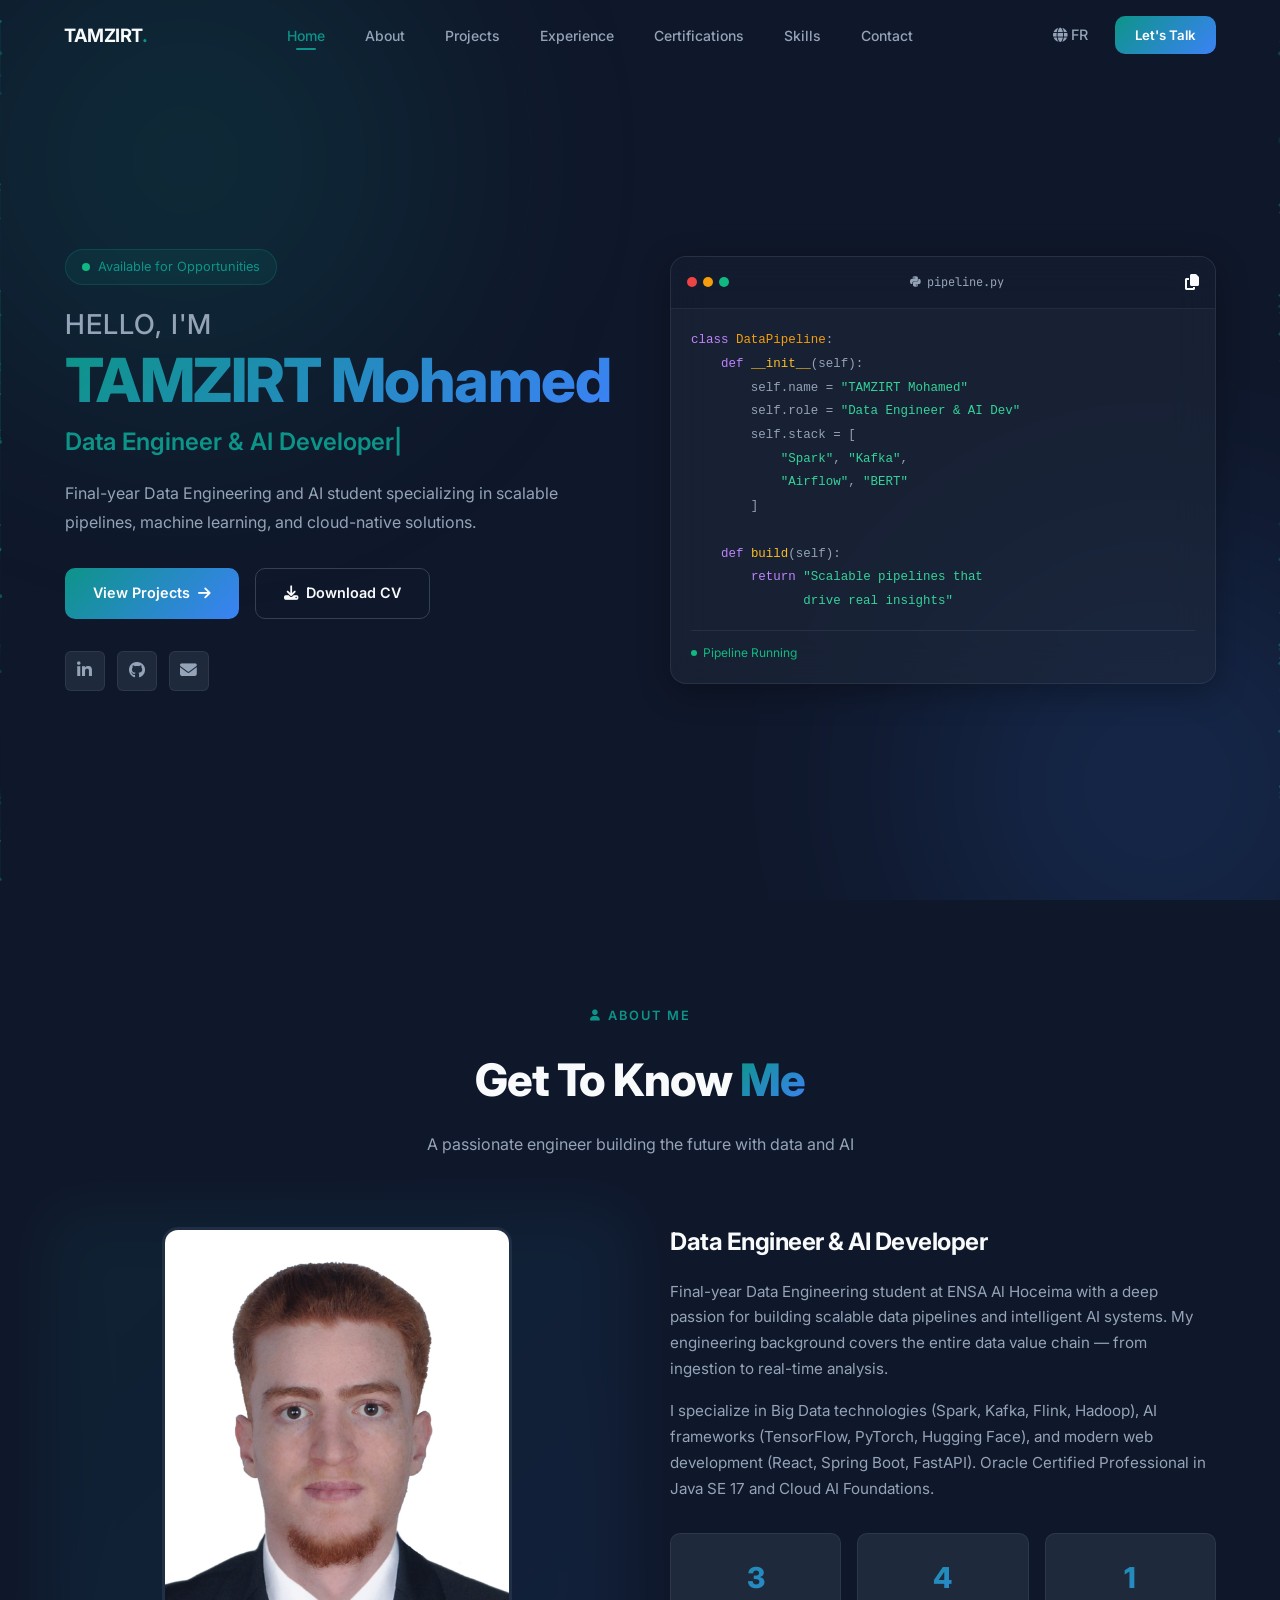
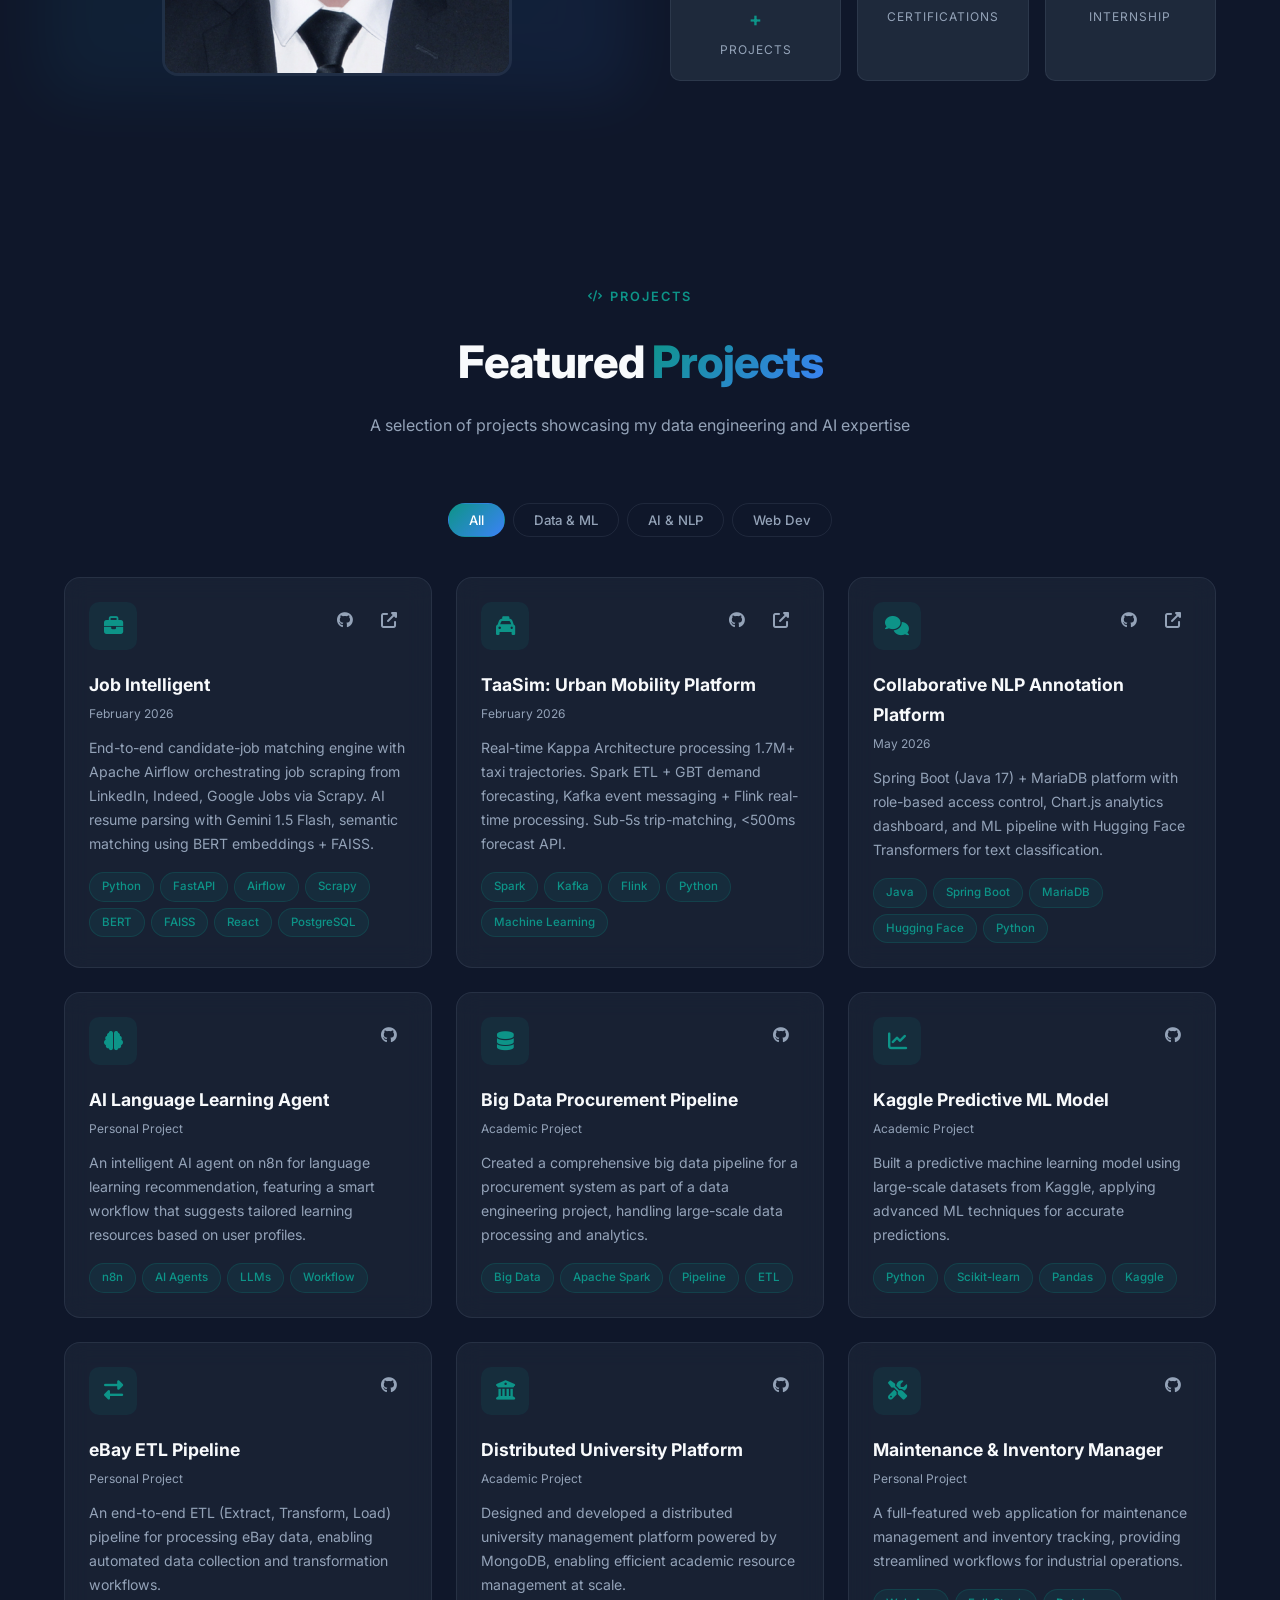
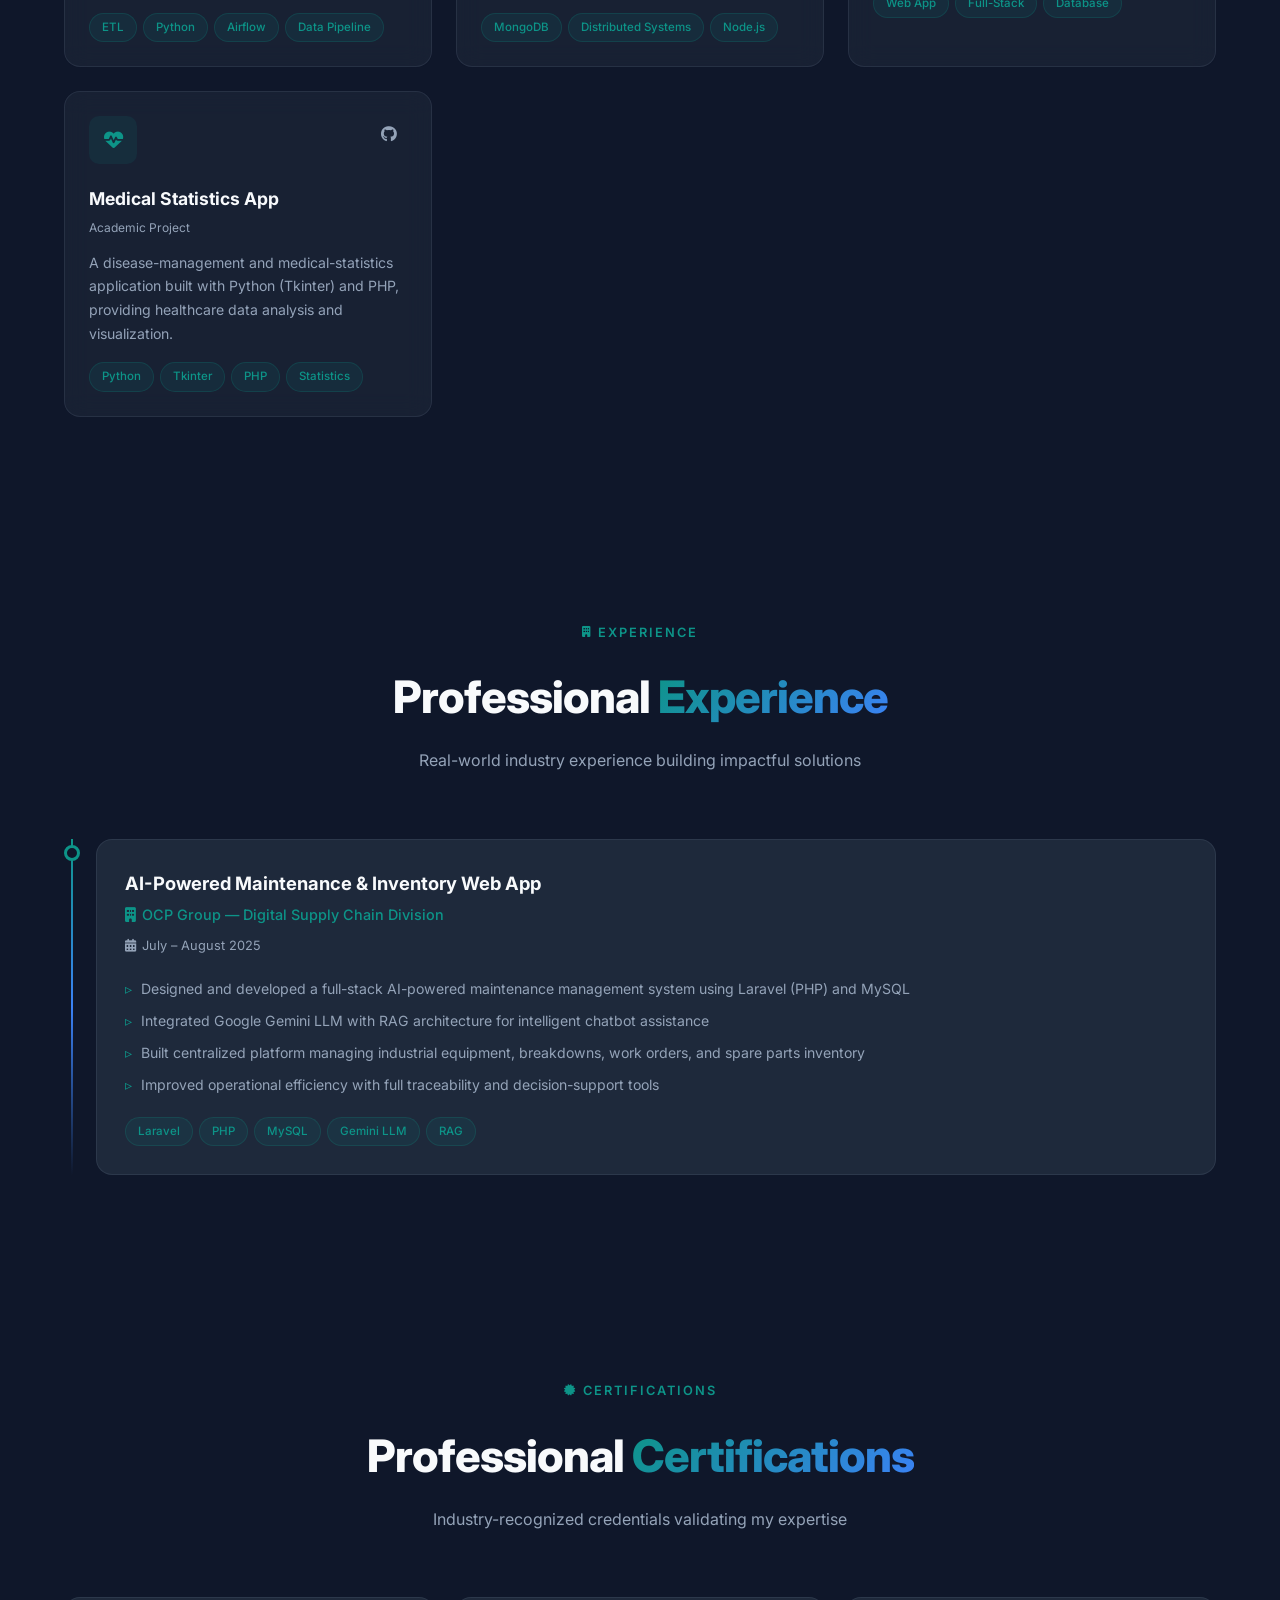
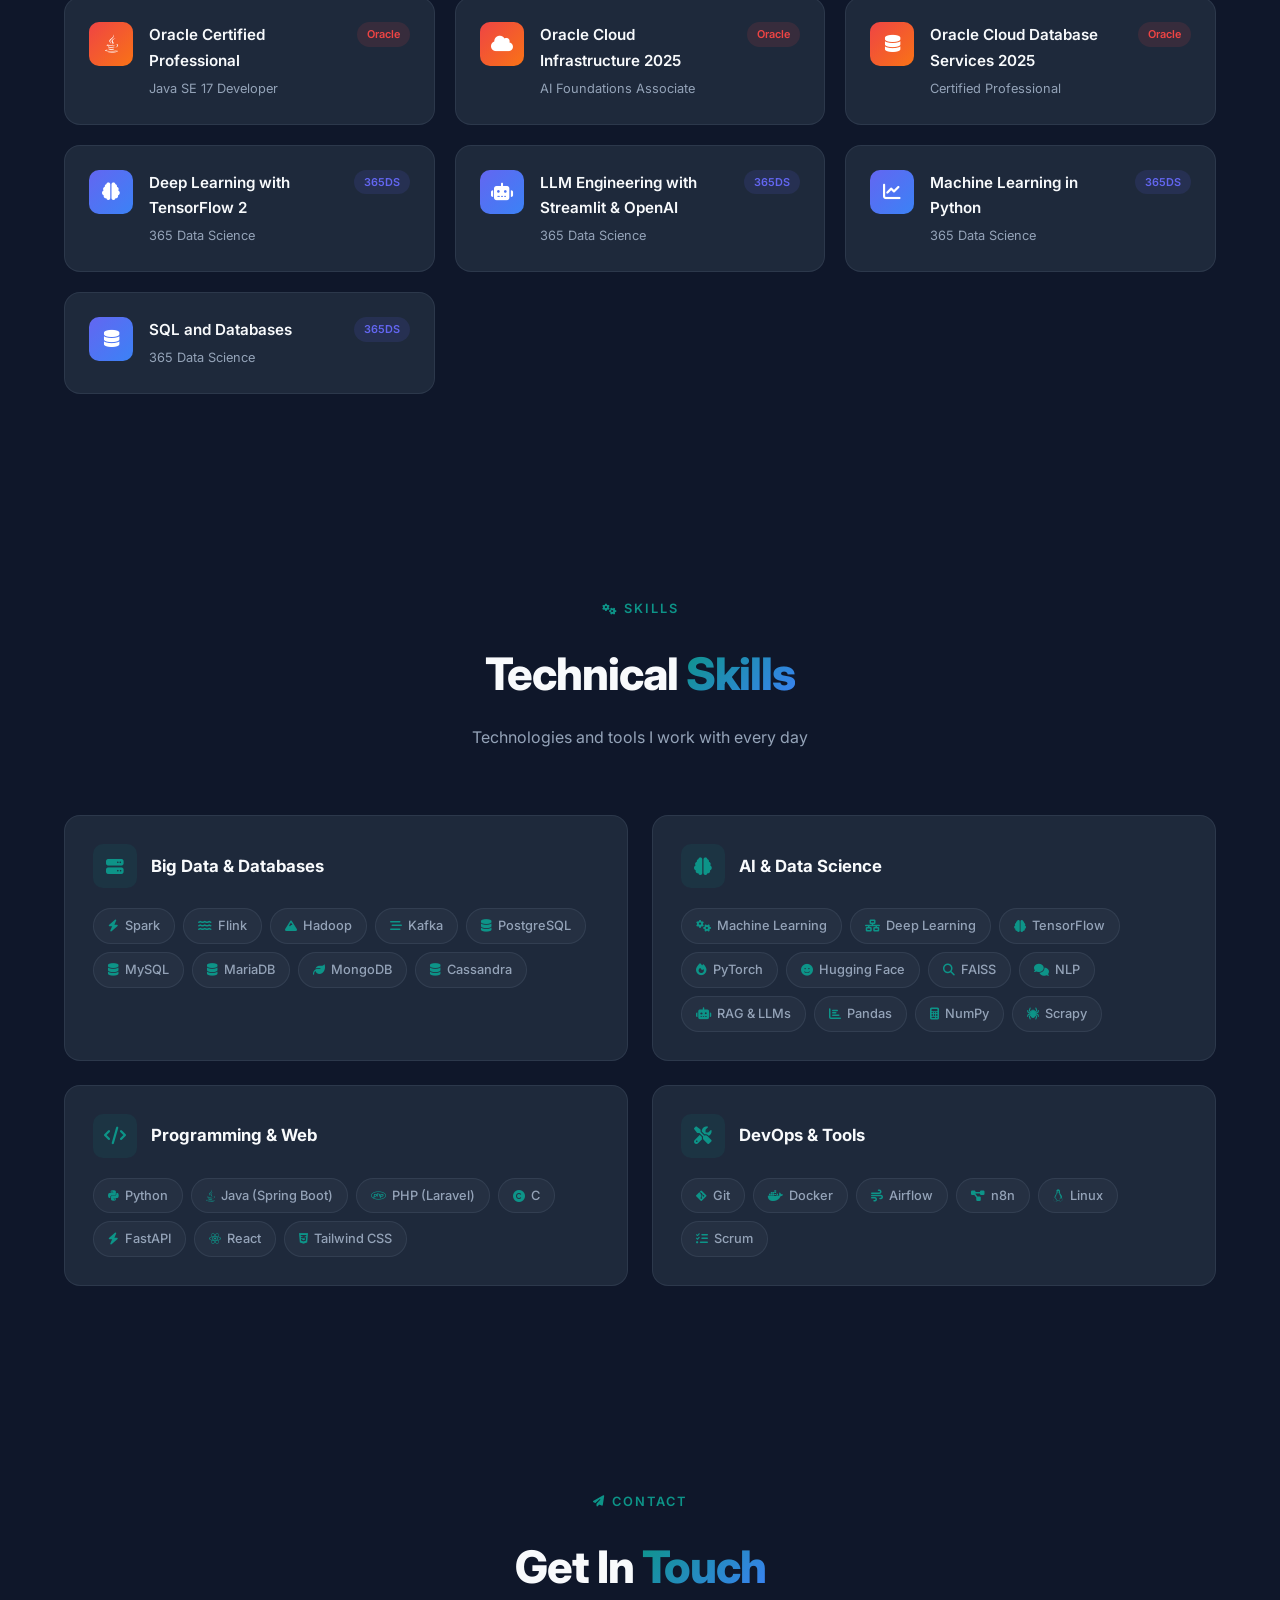
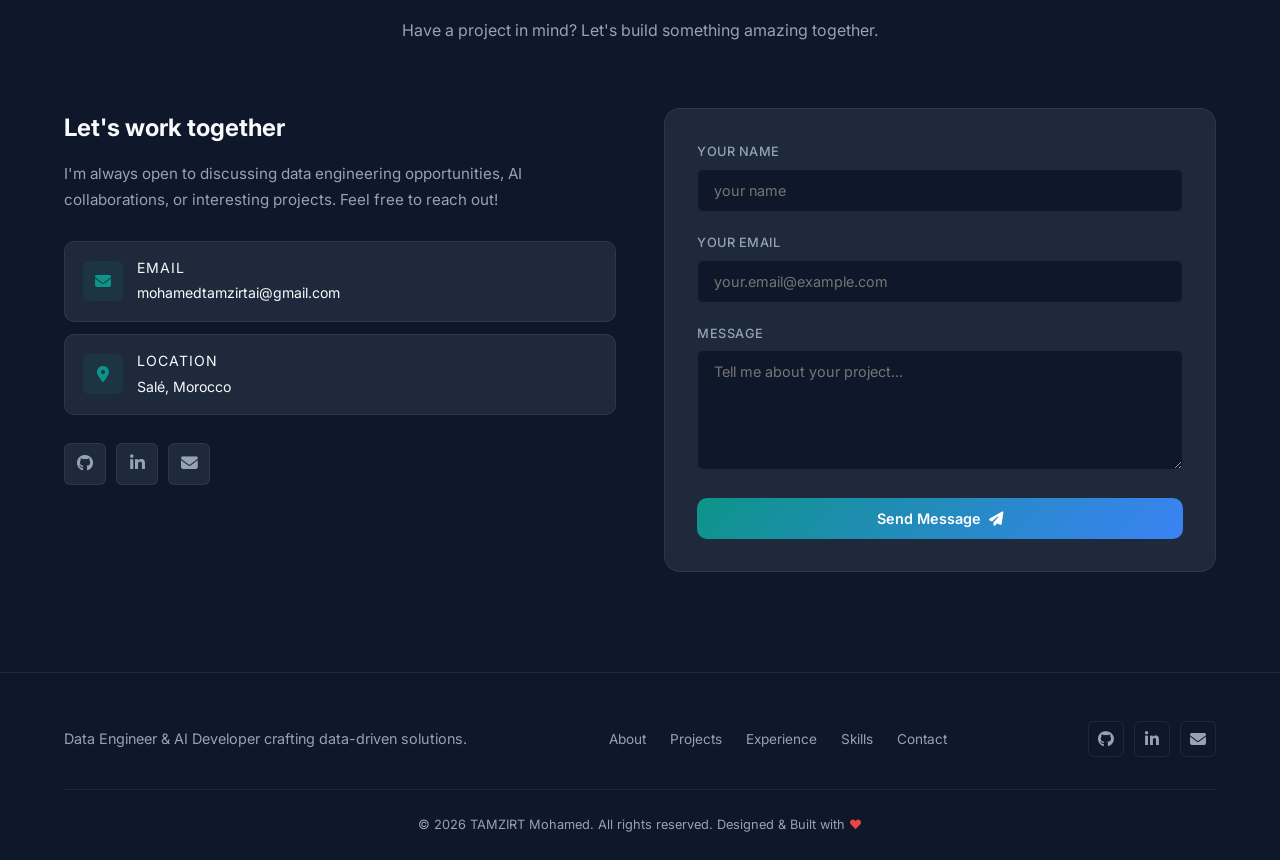
<file: index.html>
<!DOCTYPE html>
<html lang="en">

<head>
    <meta charset="UTF-8">
    <meta name="viewport" content="width=device-width, initial-scale=1.0">
    <title>TAMZIRT Mohamed | Data Engineer & AI Developer</title>
    <meta name="description"
        content="Portfolio of TAMZIRT Mohamed — Final-year Data Engineering and AI student specializing in scalable pipelines, machine learning, and cloud-native solutions.">
    <link rel="stylesheet" href="css/style.css">
    <link rel="preconnect" href="https://fonts.googleapis.com">
    <link rel="preconnect" href="https://fonts.gstatic.com" crossorigin>
    <link
        href="https://fonts.googleapis.com/css2?family=Inter:wght@300;400;500;600;700;800;900&family=JetBrains+Mono:wght@400;500;600&display=swap"
        rel="stylesheet">
    <link rel="stylesheet" href="https://cdnjs.cloudflare.com/ajax/libs/font-awesome/6.5.1/css/all.min.css">
</head>

<body>
    <!-- LOADER -->
    <div id="loader" class="loader">
        <div>
            <div class="loader-spinner"></div>
            <p class="loader-text">Loading...</p>
        </div>
    </div>

    <!-- NAVBAR -->
    <nav class="navbar" id="navbar">
        <div class="nav-container">
            <a href="#hero" class="nav-logo">TAMZIRT<span>.</span></a>
            <ul class="nav-menu" id="nav-menu">
                <li><a href="#hero" class="nav-link active">Home</a></li>
                <li><a href="#about" class="nav-link">About</a></li>
                <li><a href="#projects" class="nav-link">Projects</a></li>
                <li><a href="#experience" class="nav-link">Experience</a></li>
                <li><a href="#certifications" class="nav-link">Certifications</a></li>
                <li><a href="#skills" class="nav-link">Skills</a></li>
                <li><a href="#contact" class="nav-link">Contact</a></li>
            </ul>
            <div class="nav-actions">
                <a href="fr.html" class="lang-switch" title="Version française"
                    style="color: var(--text-secondary); margin-right: 15px; font-weight: 500; font-size: 0.9rem; transition: color 0.3s;"
                    onmouseover="this.style.color='var(--primary)'"
                    onmouseout="this.style.color='var(--text-secondary)'"><i class="fas fa-globe"></i> FR</a>
                <a href="#contact" class="nav-cta">Let's Talk</a>
                <button class="hamburger" id="hamburger" aria-label="Menu">
                    <span></span><span></span><span></span>
                </button>
            </div>
        </div>
    </nav>

    <!-- HERO -->
    <section id="hero" class="hero">
        <div class="hero-bg">
            <canvas id="particles-canvas"></canvas>
            <div class="hero-glow g1"></div>
            <div class="hero-glow g2"></div>
        </div>
        <div class="container hero-container">
            <div class="hero-content">
                <div class="hero-badge" data-aos="fade-down">
                    <span class="badge-dot"></span>
                    Available for Opportunities
                </div>
                <h1 class="hero-title" data-aos="fade-up">
                    <span class="line1">Hello, I'm</span>
                    <span class="name text-gradient">TAMZIRT Mohamed</span>
                </h1>
                <div class="hero-subtitle" data-aos="fade-up">
                    <span class="typed-text" id="typewriter"></span><span class="cursor-blink">|</span>
                </div>
                <p class="hero-desc" data-aos="fade-up">
                    Final-year Data Engineering and AI student specializing in scalable pipelines,
                    machine learning, and cloud-native solutions.
                </p>
                <div class="hero-actions" data-aos="fade-up">
                    <a href="#projects" class="btn btn-primary">
                        <span>View Projects</span>
                        <i class="fas fa-arrow-right"></i>
                    </a>
                    <a href="assets/Mohamed_TAMZIRT_Resume.pdf" class="btn btn-outline" download>
                        <i class="fas fa-download"></i>
                        <span>Download CV</span>
                    </a>
                </div>
                <div class="hero-socials" data-aos="fade-up">
                    <a href="https://www.linkedin.com/in/mohamed-tamzirt-740953252/" target="_blank" rel="noopener"
                        class="social-link" aria-label="LinkedIn"><i class="fab fa-linkedin-in"></i></a>
                    <a href="https://github.com/TAMZIRT-MOHAMED" target="_blank" rel="noopener" class="social-link"
                        aria-label="GitHub"><i class="fab fa-github"></i></a>
                    <a href="mailto:mohamedtamzirtai@gmail.com" class="social-link" aria-label="Email"><i
                            class="fas fa-envelope"></i></a>
                </div>
            </div>
            <div class="hero-visual" data-aos="fade-left">
                <div class="hero-card" id="hero-card">
                    <div class="card-header">
                        <div class="card-dots"><span class="dot red"></span><span class="dot yellow"></span><span
                                class="dot green"></span></div>
                        <span class="card-title"><i class="fab fa-python"
                                style="margin-right:6px"></i>pipeline.py</span>
                        <span class="card-action" title="Copy"><i class="fas fa-copy"></i></span>
                    </div>
                    <div class="card-body">
                        <div class="code-lines">
                            <pre><code><span class="code-keyword">class</span> <span class="code-class">DataPipeline</span>:
    <span class="code-keyword">def</span> <span class="code-func">__init__</span>(self):
        self.name = <span class="code-string">"TAMZIRT Mohamed"</span>
        self.role = <span class="code-string">"Data Engineer &amp; AI Dev"</span>
        self.stack = [
            <span class="code-string">"Spark"</span>, <span class="code-string">"Kafka"</span>,
            <span class="code-string">"Airflow"</span>, <span class="code-string">"BERT"</span>
        ]

    <span class="code-keyword">def</span> <span class="code-func">build</span>(self):
        <span class="code-keyword">return</span> <span class="code-string">"Scalable pipelines that</span>
               <span class="code-string">drive real insights"</span></code></pre>
                        </div>
                        <div class="card-status"><span class="status-dot"></span> Pipeline Running</div>
                    </div>
                </div>
            </div>
        </div>
    </section>

    <!-- ABOUT -->
    <section id="about" class="section">
        <div class="container">
            <div class="section-header" data-aos="fade-up">
                <div class="section-label"><i class="fas fa-user"></i> About Me</div>
                <h2 class="section-title">Get To Know <span class="text-gradient">Me</span></h2>
                <p class="section-subtitle">A passionate engineer building the future with data and AI</p>
            </div>
            <div class="about-grid">
                <div class="about-photo" data-aos="fade-right">
                    <img src="assets/MyFace.jpg" alt="TAMZIRT Mohamed">
                    <div class="about-photo-glow"></div>
                </div>
                <div class="about-content" data-aos="fade-left">
                    <h3>Data Engineer & AI Developer</h3>
                    <p>
                        Final-year Data Engineering student at ENSA Al Hoceima with a deep passion for building
                        scalable data pipelines and intelligent AI systems. My engineering background covers the
                        entire data value chain — from ingestion to real-time analysis.
                    </p>
                    <p>
                        I specialize in Big Data technologies (Spark, Kafka, Flink, Hadoop), AI frameworks
                        (TensorFlow, PyTorch, Hugging Face), and modern web development (React, Spring Boot, FastAPI).
                        Oracle Certified Professional in Java SE 17 and Cloud AI Foundations.
                    </p>
                    <div class="about-stats">
                        <div class="stat-card">
                            <span class="stat-number text-gradient" data-count="3">0</span><span
                                class="stat-plus">+</span>
                            <span class="stat-label">Projects</span>
                        </div>
                        <div class="stat-card">
                            <span class="stat-number text-gradient" data-count="4">0</span>
                            <span class="stat-label">Certifications</span>
                        </div>
                        <div class="stat-card">
                            <span class="stat-number text-gradient" data-count="1">0</span>
                            <span class="stat-label">Internship</span>
                        </div>
                    </div>
                </div>
            </div>
        </div>
    </section>

    <!-- PROJECTS -->
    <section id="projects" class="section">
        <div class="container">
            <div class="section-header" data-aos="fade-up">
                <div class="section-label"><i class="fas fa-code"></i> Projects</div>
                <h2 class="section-title">Featured <span class="text-gradient">Projects</span></h2>
                <p class="section-subtitle">A selection of projects showcasing my data engineering and AI expertise</p>
            </div>
            <div class="projects-filter" data-aos="fade-up">
                <button class="filter-btn active" data-filter="all">All</button>
                <button class="filter-btn" data-filter="data">Data & ML</button>
                <button class="filter-btn" data-filter="ai">AI & NLP</button>
                <button class="filter-btn" data-filter="web">Web Dev</button>
            </div>
            <div class="projects-grid">
                <!-- Featured: Job Intelligent -->
                <div class="project-card" data-category="ai" data-aos="fade-up">
                    <div class="project-header">
                        <div class="project-icon"><i class="fas fa-briefcase"></i></div>
                        <div class="project-links">
                            <a href="https://github.com/TAMZIRT-MOHAMED/job-intellegent" target="_blank" rel="noopener"
                                aria-label="GitHub"><i class="fab fa-github"></i></a>
                            <a href="#" aria-label="Demo"><i class="fas fa-external-link-alt"></i></a>
                        </div>
                    </div>
                    <div class="project-body">
                        <h3>Job Intelligent</h3>
                        <span class="project-date">February 2026</span>
                        <p>End-to-end candidate-job matching engine with Apache Airflow orchestrating job scraping from
                            LinkedIn, Indeed, Google Jobs via Scrapy. AI resume parsing with Gemini 1.5 Flash, semantic
                            matching using BERT embeddings + FAISS.</p>
                        <div class="project-tech">
                            <span class="tag">Python</span><span class="tag">FastAPI</span><span
                                class="tag">Airflow</span>
                            <span class="tag">Scrapy</span><span class="tag">BERT</span><span class="tag">FAISS</span>
                            <span class="tag">React</span><span class="tag">PostgreSQL</span>
                        </div>
                    </div>
                </div>
                <!-- Featured: TaaSim -->
                <div class="project-card" data-category="data" data-aos="fade-up" data-aos-delay="100">
                    <div class="project-header">
                        <div class="project-icon"><i class="fas fa-taxi"></i></div>
                        <div class="project-links">
                            <a href="https://github.com/TAMZIRT-MOHAMED/TaaSim-casablanca" target="_blank"
                                rel="noopener" aria-label="GitHub"><i class="fab fa-github"></i></a>
                            <a href="#" aria-label="Demo"><i class="fas fa-external-link-alt"></i></a>
                        </div>
                    </div>
                    <div class="project-body">
                        <h3>TaaSim: Urban Mobility Platform</h3>
                        <span class="project-date">February 2026</span>
                        <p>Real-time Kappa Architecture processing 1.7M+ taxi trajectories. Spark ETL + GBT demand
                            forecasting, Kafka event messaging + Flink real-time processing. Sub-5s trip-matching,
                            &lt;500ms forecast API.</p>
                        <div class="project-tech">
                            <span class="tag">Spark</span><span class="tag">Kafka</span><span class="tag">Flink</span>
                            <span class="tag">Python</span><span class="tag">Machine Learning</span>
                        </div>
                    </div>
                </div>
                <!-- Featured: NLP Annotation Platform -->
                <div class="project-card" data-category="ai" data-aos="fade-up" data-aos-delay="200">
                    <div class="project-header">
                        <div class="project-icon"><i class="fas fa-comments"></i></div>
                        <div class="project-links">
                            <a href="https://github.com/TAMZIRT-MOHAMED/nlp-annotation-platform" target="_blank"
                                rel="noopener" aria-label="GitHub"><i class="fab fa-github"></i></a>
                            <a href="#" aria-label="Demo"><i class="fas fa-external-link-alt"></i></a>
                        </div>
                    </div>
                    <div class="project-body">
                        <h3>Collaborative NLP Annotation Platform</h3>
                        <span class="project-date">May 2026</span>
                        <p>Spring Boot (Java 17) + MariaDB platform with role-based access control, Chart.js analytics
                            dashboard, and ML pipeline with Hugging Face Transformers for text classification.</p>
                        <div class="project-tech">
                            <span class="tag">Java</span><span class="tag">Spring Boot</span><span
                                class="tag">MariaDB</span>
                            <span class="tag">Hugging Face</span><span class="tag">Python</span>
                        </div>
                    </div>
                </div>
                <!-- AI Language Learning Agent -->
                <div class="project-card" data-category="ai" data-aos="fade-up" data-aos-delay="100">
                    <div class="project-header">
                        <div class="project-icon"><i class="fas fa-brain"></i></div>
                        <div class="project-links">
                            <a href="#" aria-label="GitHub"><i class="fab fa-github"></i></a>
                        </div>
                    </div>
                    <div class="project-body">
                        <h3>AI Language Learning Agent</h3>
                        <span class="project-date">Personal Project</span>
                        <p>An intelligent AI agent on n8n for language learning recommendation, featuring a smart
                            workflow that suggests tailored learning resources based on user profiles.</p>
                        <div class="project-tech">
                            <span class="tag">n8n</span><span class="tag">AI Agents</span><span class="tag">LLMs</span>
                            <span class="tag">Workflow</span>
                        </div>
                    </div>
                </div>
                <!-- Big Data Procurement Pipeline -->
                <div class="project-card" data-category="data" data-aos="fade-up" data-aos-delay="200">
                    <div class="project-header">
                        <div class="project-icon"><i class="fas fa-database"></i></div>
                        <div class="project-links">
                            <a href="#" aria-label="GitHub"><i class="fab fa-github"></i></a>
                        </div>
                    </div>
                    <div class="project-body">
                        <h3>Big Data Procurement Pipeline</h3>
                        <span class="project-date">Academic Project</span>
                        <p>Created a comprehensive big data pipeline for a procurement system as part of a data
                            engineering project, handling large-scale data processing and analytics.</p>
                        <div class="project-tech">
                            <span class="tag">Big Data</span><span class="tag">Apache Spark</span>
                            <span class="tag">Pipeline</span><span class="tag">ETL</span>
                        </div>
                    </div>
                </div>
                <!-- Kaggle Predictive ML Model -->
                <div class="project-card" data-category="data" data-aos="fade-up">
                    <div class="project-header">
                        <div class="project-icon"><i class="fas fa-chart-line"></i></div>
                        <div class="project-links">
                            <a href="#" aria-label="GitHub"><i class="fab fa-github"></i></a>
                        </div>
                    </div>
                    <div class="project-body">
                        <h3>Kaggle Predictive ML Model</h3>
                        <span class="project-date">Academic Project</span>
                        <p>Built a predictive machine learning model using large-scale datasets from Kaggle, applying
                            advanced ML techniques for accurate predictions.</p>
                        <div class="project-tech">
                            <span class="tag">Python</span><span class="tag">Scikit-learn</span>
                            <span class="tag">Pandas</span><span class="tag">Kaggle</span>
                        </div>
                    </div>
                </div>
                <!-- eBay ETL Pipeline -->
                <div class="project-card" data-category="data" data-aos="fade-up" data-aos-delay="100">
                    <div class="project-header">
                        <div class="project-icon"><i class="fas fa-exchange-alt"></i></div>
                        <div class="project-links">
                            <a href="#" aria-label="GitHub"><i class="fab fa-github"></i></a>
                        </div>
                    </div>
                    <div class="project-body">
                        <h3>eBay ETL Pipeline</h3>
                        <span class="project-date">Personal Project</span>
                        <p>An end-to-end ETL (Extract, Transform, Load) pipeline for processing eBay data, enabling
                            automated data collection and transformation workflows.</p>
                        <div class="project-tech">
                            <span class="tag">ETL</span><span class="tag">Python</span>
                            <span class="tag">Airflow</span><span class="tag">Data Pipeline</span>
                        </div>
                    </div>
                </div>
                <!-- Distributed University Platform -->
                <div class="project-card" data-category="web" data-aos="fade-up" data-aos-delay="200">
                    <div class="project-header">
                        <div class="project-icon"><i class="fas fa-university"></i></div>
                        <div class="project-links">
                            <a href="#" aria-label="GitHub"><i class="fab fa-github"></i></a>
                        </div>
                    </div>
                    <div class="project-body">
                        <h3>Distributed University Platform</h3>
                        <span class="project-date">Academic Project</span>
                        <p>Designed and developed a distributed university management platform powered by MongoDB,
                            enabling efficient academic resource management at scale.</p>
                        <div class="project-tech">
                            <span class="tag">MongoDB</span><span class="tag">Distributed Systems</span>
                            <span class="tag">Node.js</span>
                        </div>
                    </div>
                </div>
                <!-- Maintenance & Inventory Manager -->
                <div class="project-card" data-category="web" data-aos="fade-up">
                    <div class="project-header">
                        <div class="project-icon"><i class="fas fa-tools"></i></div>
                        <div class="project-links">
                            <a href="#" aria-label="GitHub"><i class="fab fa-github"></i></a>
                        </div>
                    </div>
                    <div class="project-body">
                        <h3>Maintenance & Inventory Manager</h3>
                        <span class="project-date">Personal Project</span>
                        <p>A full-featured web application for maintenance management and inventory tracking, providing
                            streamlined workflows for industrial operations.</p>
                        <div class="project-tech">
                            <span class="tag">Web App</span><span class="tag">Full-Stack</span>
                            <span class="tag">Database</span>
                        </div>
                    </div>
                </div>
                <!-- Medical Statistics App -->
                <div class="project-card" data-category="web" data-aos="fade-up" data-aos-delay="100">
                    <div class="project-header">
                        <div class="project-icon"><i class="fas fa-heartbeat"></i></div>
                        <div class="project-links">
                            <a href="https://github.com/TAMZIRT-MOHAMED/Disease-Management-and-Medical-Statistics"
                                target="_blank" rel="noopener" aria-label="GitHub"><i class="fab fa-github"></i></a>
                        </div>
                    </div>
                    <div class="project-body">
                        <h3>Medical Statistics App</h3>
                        <span class="project-date">Academic Project</span>
                        <p>A disease-management and medical-statistics application built with Python (Tkinter) and PHP,
                            providing healthcare data analysis and visualization.</p>
                        <div class="project-tech">
                            <span class="tag">Python</span><span class="tag">Tkinter</span>
                            <span class="tag">PHP</span><span class="tag">Statistics</span>
                        </div>
                    </div>
                </div>
            </div>
        </div>
    </section>

    <!-- EXPERIENCE -->
    <section id="experience" class="section">
        <div class="container">
            <div class="section-header" data-aos="fade-up">
                <div class="section-label"><i class="fas fa-building"></i> Experience</div>
                <h2 class="section-title">Professional <span class="text-gradient">Experience</span></h2>
                <p class="section-subtitle">Real-world industry experience building impactful solutions</p>
            </div>
            <div class="timeline">
                <div class="timeline-item" data-aos="fade-up">
                    <div class="timeline-dot"></div>
                    <div class="timeline-card">
                        <h3>AI-Powered Maintenance & Inventory Web App</h3>
                        <span class="timeline-company"><i class="fas fa-building"></i> OCP Group — Digital Supply Chain
                            Division</span>
                        <span class="timeline-date"><i class="fas fa-calendar-alt"></i> July – August 2025</span>
                        <ul>
                            <li>Designed and developed a full-stack AI-powered maintenance management system using
                                Laravel (PHP) and MySQL</li>
                            <li>Integrated Google Gemini LLM with RAG architecture for intelligent chatbot assistance
                            </li>
                            <li>Built centralized platform managing industrial equipment, breakdowns, work orders, and
                                spare parts inventory</li>
                            <li>Improved operational efficiency with full traceability and decision-support tools</li>
                        </ul>
                        <div class="timeline-tags">
                            <span class="tag">Laravel</span><span class="tag">PHP</span><span class="tag">MySQL</span>
                            <span class="tag">Gemini LLM</span><span class="tag">RAG</span>
                        </div>
                    </div>
                </div>
            </div>
        </div>
    </section>

    <!-- CERTIFICATIONS -->
    <section id="certifications" class="section">
        <div class="container">
            <div class="section-header" data-aos="fade-up">
                <div class="section-label"><i class="fas fa-certificate"></i> Certifications</div>
                <h2 class="section-title">Professional <span class="text-gradient">Certifications</span></h2>
                <p class="section-subtitle">Industry-recognized credentials validating my expertise</p>
            </div>
            <div class="certs-grid">
                <a href="https://drive.google.com/file/d/1CGGTqoqXj1F8O39edb3onG6hg3YP6KNx/view?usp=sharing"
                    target="_blank" rel="noopener" class="cert-card" data-aos="fade-up">
                    <div class="cert-icon oracle"><i class="fab fa-java"></i></div>
                    <div>
                        <h4>Oracle Certified Professional</h4>
                        <p>Java SE 17 Developer</p>
                    </div>
                    <span class="cert-badge oracle-badge">Oracle</span>
                </a>
                <a href="https://drive.google.com/file/d/1stS4GRs84HFAEQY1kaWJyJ35jlaTkKij/view?usp=sharing"
                    target="_blank" rel="noopener" class="cert-card" data-aos="fade-up" data-aos-delay="100">
                    <div class="cert-icon oracle"><i class="fas fa-cloud"></i></div>
                    <div>
                        <h4>Oracle Cloud Infrastructure 2025</h4>
                        <p>AI Foundations Associate</p>
                    </div>
                    <span class="cert-badge oracle-badge">Oracle</span>
                </a>
                <a href="https://drive.google.com/file/d/1PdFHPXb_T2CAzg-YWgSYkAFNkpCNrnF3/view?usp=sharing"
                    target="_blank" rel="noopener" class="cert-card" data-aos="fade-up" data-aos-delay="200">
                    <div class="cert-icon oracle"><i class="fas fa-database"></i></div>
                    <div>
                        <h4>Oracle Cloud Database Services 2025</h4>
                        <p>Certified Professional</p>
                    </div>
                    <span class="cert-badge oracle-badge">Oracle</span>
                </a>
                <a href="https://drive.google.com/file/d/1dElbCR_uU12A4Gj_L9KdA6L_ccowCVj9/view?usp=sharing"
                    target="_blank" rel="noopener" class="cert-card" data-aos="fade-up" data-aos-delay="300">
                    <div class="cert-icon ds"><i class="fas fa-brain"></i></div>
                    <div>
                        <h4>Deep Learning with TensorFlow 2</h4>
                        <p>365 Data Science</p>
                    </div>
                    <span class="cert-badge ds-badge">365DS</span>
                </a>
                <a href="https://drive.google.com/file/d/1RnSurAeuOvQt9iImlNlsQ7aRvfdRNBeK/view?usp=sharing"
                    target="_blank" rel="noopener" class="cert-card" data-aos="fade-up" data-aos-delay="400">
                    <div class="cert-icon ds"><i class="fas fa-robot"></i></div>
                    <div>
                        <h4>LLM Engineering with Streamlit & OpenAI</h4>
                        <p>365 Data Science</p>
                    </div>
                    <span class="cert-badge ds-badge">365DS</span>
                </a>
                <a href="https://drive.google.com/file/d/1l4Shtyq9VsF50gwkErItARg3JD3x7Bkn/view?usp=sharing"
                    target="_blank" rel="noopener" class="cert-card" data-aos="fade-up" data-aos-delay="500">
                    <div class="cert-icon ds"><i class="fas fa-chart-line"></i></div>
                    <div>
                        <h4>Machine Learning in Python</h4>
                        <p>365 Data Science</p>
                    </div>
                    <span class="cert-badge ds-badge">365DS</span>
                </a>
                <a href="https://drive.google.com/file/d/1g33IVDXafWS63xaFBP-m7CD2sUX31m4h/view?usp=sharing"
                    target="_blank" rel="noopener" class="cert-card" data-aos="fade-up" data-aos-delay="600">
                    <div class="cert-icon ds"><i class="fas fa-database"></i></div>
                    <div>
                        <h4>SQL and Databases</h4>
                        <p>365 Data Science</p>
                    </div>
                    <span class="cert-badge ds-badge">365DS</span>
                </a>
            </div>
        </div>
    </section>

    <!-- SKILLS -->
    <section id="skills" class="section">
        <div class="container">
            <div class="section-header" data-aos="fade-up">
                <div class="section-label"><i class="fas fa-cogs"></i> Skills</div>
                <h2 class="section-title">Technical <span class="text-gradient">Skills</span></h2>
                <p class="section-subtitle">Technologies and tools I work with every day</p>
            </div>
            <div class="skills-grid">
                <div class="skill-category" data-aos="fade-up">
                    <div class="skill-category-header">
                        <div class="skill-icon"><i class="fas fa-server"></i></div>
                        <h3>Big Data & Databases</h3>
                    </div>
                    <div class="skill-tags">
                        <span class="skill-tag"><i class="fas fa-bolt"></i> Spark</span>
                        <span class="skill-tag"><i class="fas fa-water"></i> Flink</span>
                        <span class="skill-tag"><i class="fas fa-mountain"></i> Hadoop</span>
                        <span class="skill-tag"><i class="fas fa-stream"></i> Kafka</span>
                        <span class="skill-tag"><i class="fas fa-database"></i> PostgreSQL</span>
                        <span class="skill-tag"><i class="fas fa-database"></i> MySQL</span>
                        <span class="skill-tag"><i class="fas fa-database"></i> MariaDB</span>
                        <span class="skill-tag"><i class="fas fa-leaf"></i> MongoDB</span>
                        <span class="skill-tag"><i class="fas fa-database"></i> Cassandra</span>
                    </div>
                </div>
                <div class="skill-category" data-aos="fade-up" data-aos-delay="100">
                    <div class="skill-category-header">
                        <div class="skill-icon"><i class="fas fa-brain"></i></div>
                        <h3>AI & Data Science</h3>
                    </div>
                    <div class="skill-tags">
                        <span class="skill-tag"><i class="fas fa-cogs"></i> Machine Learning</span>
                        <span class="skill-tag"><i class="fas fa-network-wired"></i> Deep Learning</span>
                        <span class="skill-tag"><i class="fas fa-brain"></i> TensorFlow</span>
                        <span class="skill-tag"><i class="fas fa-fire"></i> PyTorch</span>
                        <span class="skill-tag"><i class="fas fa-smile"></i> Hugging Face</span>
                        <span class="skill-tag"><i class="fas fa-search"></i> FAISS</span>
                        <span class="skill-tag"><i class="fas fa-comments"></i> NLP</span>
                        <span class="skill-tag"><i class="fas fa-robot"></i> RAG & LLMs</span>
                        <span class="skill-tag"><i class="fas fa-chart-bar"></i> Pandas</span>
                        <span class="skill-tag"><i class="fas fa-calculator"></i> NumPy</span>
                        <span class="skill-tag"><i class="fas fa-spider"></i> Scrapy</span>
                    </div>
                </div>
                <div class="skill-category" data-aos="fade-up" data-aos-delay="200">
                    <div class="skill-category-header">
                        <div class="skill-icon"><i class="fas fa-code"></i></div>
                        <h3>Programming & Web</h3>
                    </div>
                    <div class="skill-tags">
                        <span class="skill-tag"><i class="fab fa-python"></i> Python</span>
                        <span class="skill-tag"><i class="fab fa-java"></i> Java (Spring Boot)</span>
                        <span class="skill-tag"><i class="fab fa-php"></i> PHP (Laravel)</span>
                        <span class="skill-tag"><i class="fas fa-copyright"></i> C</span>
                        <span class="skill-tag"><i class="fas fa-bolt"></i> FastAPI</span>
                        <span class="skill-tag"><i class="fab fa-react"></i> React</span>
                        <span class="skill-tag"><i class="fab fa-css3-alt"></i> Tailwind CSS</span>
                    </div>
                </div>
                <div class="skill-category" data-aos="fade-up" data-aos-delay="300">
                    <div class="skill-category-header">
                        <div class="skill-icon"><i class="fas fa-tools"></i></div>
                        <h3>DevOps & Tools</h3>
                    </div>
                    <div class="skill-tags">
                        <span class="skill-tag"><i class="fab fa-git-alt"></i> Git</span>
                        <span class="skill-tag"><i class="fab fa-docker"></i> Docker</span>
                        <span class="skill-tag"><i class="fas fa-wind"></i> Airflow</span>
                        <span class="skill-tag"><i class="fas fa-project-diagram"></i> n8n</span>
                        <span class="skill-tag"><i class="fab fa-linux"></i> Linux</span>
                        <span class="skill-tag"><i class="fas fa-tasks"></i> Scrum</span>
                    </div>
                </div>
            </div>
        </div>
    </section>

    <!-- CONTACT -->
    <section id="contact" class="section">
        <div class="container">
            <div class="section-header" data-aos="fade-up">
                <div class="section-label"><i class="fas fa-paper-plane"></i> Contact</div>
                <h2 class="section-title">Get In <span class="text-gradient">Touch</span></h2>
                <p class="section-subtitle">Have a project in mind? Let's build something amazing together.</p>
            </div>
            <div class="contact-grid">
                <div class="contact-info" data-aos="fade-right">
                    <h3>Let's work together</h3>
                    <p>I'm always open to discussing data engineering opportunities, AI collaborations, or interesting
                        projects. Feel free to reach out!</p>
                    <div class="contact-cards">
                        <div class="contact-card">
                            <div class="contact-card-icon"><i class="fas fa-envelope"></i></div>
                            <div class="contact-card-info">
                                <span class="contact-card-label">Email</span>
                                <a href="mailto:mohamedtamzirtai@gmail.com">mohamedtamzirtai@gmail.com</a>
                            </div>
                        </div>
                        <div class="contact-card">
                            <div class="contact-card-icon"><i class="fas fa-map-marker-alt"></i></div>
                            <div class="contact-card-info">
                                <span class="contact-card-label">Location</span>
                                <span>Salé, Morocco</span>
                            </div>
                        </div>
                    </div>
                    <div class="contact-socials">
                        <a href="https://github.com/TAMZIRT-MOHAMED" target="_blank" rel="noopener"
                            class="contact-social" aria-label="GitHub"><i class="fab fa-github"></i></a>
                        <a href="https://www.linkedin.com/in/mohamed-tamzirt-740953252/" target="_blank" rel="noopener"
                            class="contact-social" aria-label="LinkedIn"><i class="fab fa-linkedin-in"></i></a>
                        <a href="mailto:mohamedtamzirtai@gmail.com" class="contact-social" aria-label="Email"><i
                                class="fas fa-envelope"></i></a>
                    </div>
                </div>
                <div class="contact-form-wrapper" data-aos="fade-left">
                    <form class="contact-form" id="contact-form">
                        <div class="form-group">
                            <label for="name">Your Name</label>
                            <input type="text" id="name" name="name" placeholder="your name" required>
                        </div>
                        <div class="form-group">
                            <label for="email">Your Email</label>
                            <input type="email" id="email" name="email" placeholder="your.email@example.com" required>
                        </div>
                        <div class="form-group">
                            <label for="message">Message</label>
                            <textarea id="message" name="message" rows="5" placeholder="Tell me about your project..."
                                required></textarea>
                        </div>
                        <button type="submit" class="btn btn-primary btn-submit">
                            <span>Send Message</span>
                            <i class="fas fa-paper-plane"></i>
                        </button>
                    </form>
                </div>
            </div>
        </div>
    </section>

    <!-- FOOTER -->
    <footer class="footer">
        <div class="container">
            <div class="footer-content">
                <div class="footer-brand">
                    <p>Data Engineer & AI Developer crafting data-driven solutions.</p>
                </div>
                <div class="footer-links">
                    <a href="#about">About</a>
                    <a href="#projects">Projects</a>
                    <a href="#experience">Experience</a>
                    <a href="#skills">Skills</a>
                    <a href="#contact">Contact</a>
                </div>
                <div class="footer-socials">
                    <a href="https://github.com/TAMZIRT-MOHAMED" target="_blank" rel="noopener" aria-label="GitHub"><i
                            class="fab fa-github"></i></a>
                    <a href="https://www.linkedin.com/in/mohamed-tamzirt-740953252/" target="_blank" rel="noopener"
                        aria-label="LinkedIn"><i class="fab fa-linkedin-in"></i></a>
                    <a href="mailto:mohamedtamzirtai@gmail.com" aria-label="Email"><i class="fas fa-envelope"></i></a>
                </div>
            </div>
            <div class="footer-bottom">
                <p>&copy; 2026 TAMZIRT Mohamed. All rights reserved. Designed & Built with <span
                        class="heart">&hearts;</span></p>
            </div>
        </div>
    </footer>

    <!-- BACK TO TOP -->
    <button class="back-to-top" id="back-to-top" aria-label="Back to top">
        <i class="fas fa-arrow-up"></i>
    </button>

    <script src="js/main.js"></script>
</body>

</html>
</file>
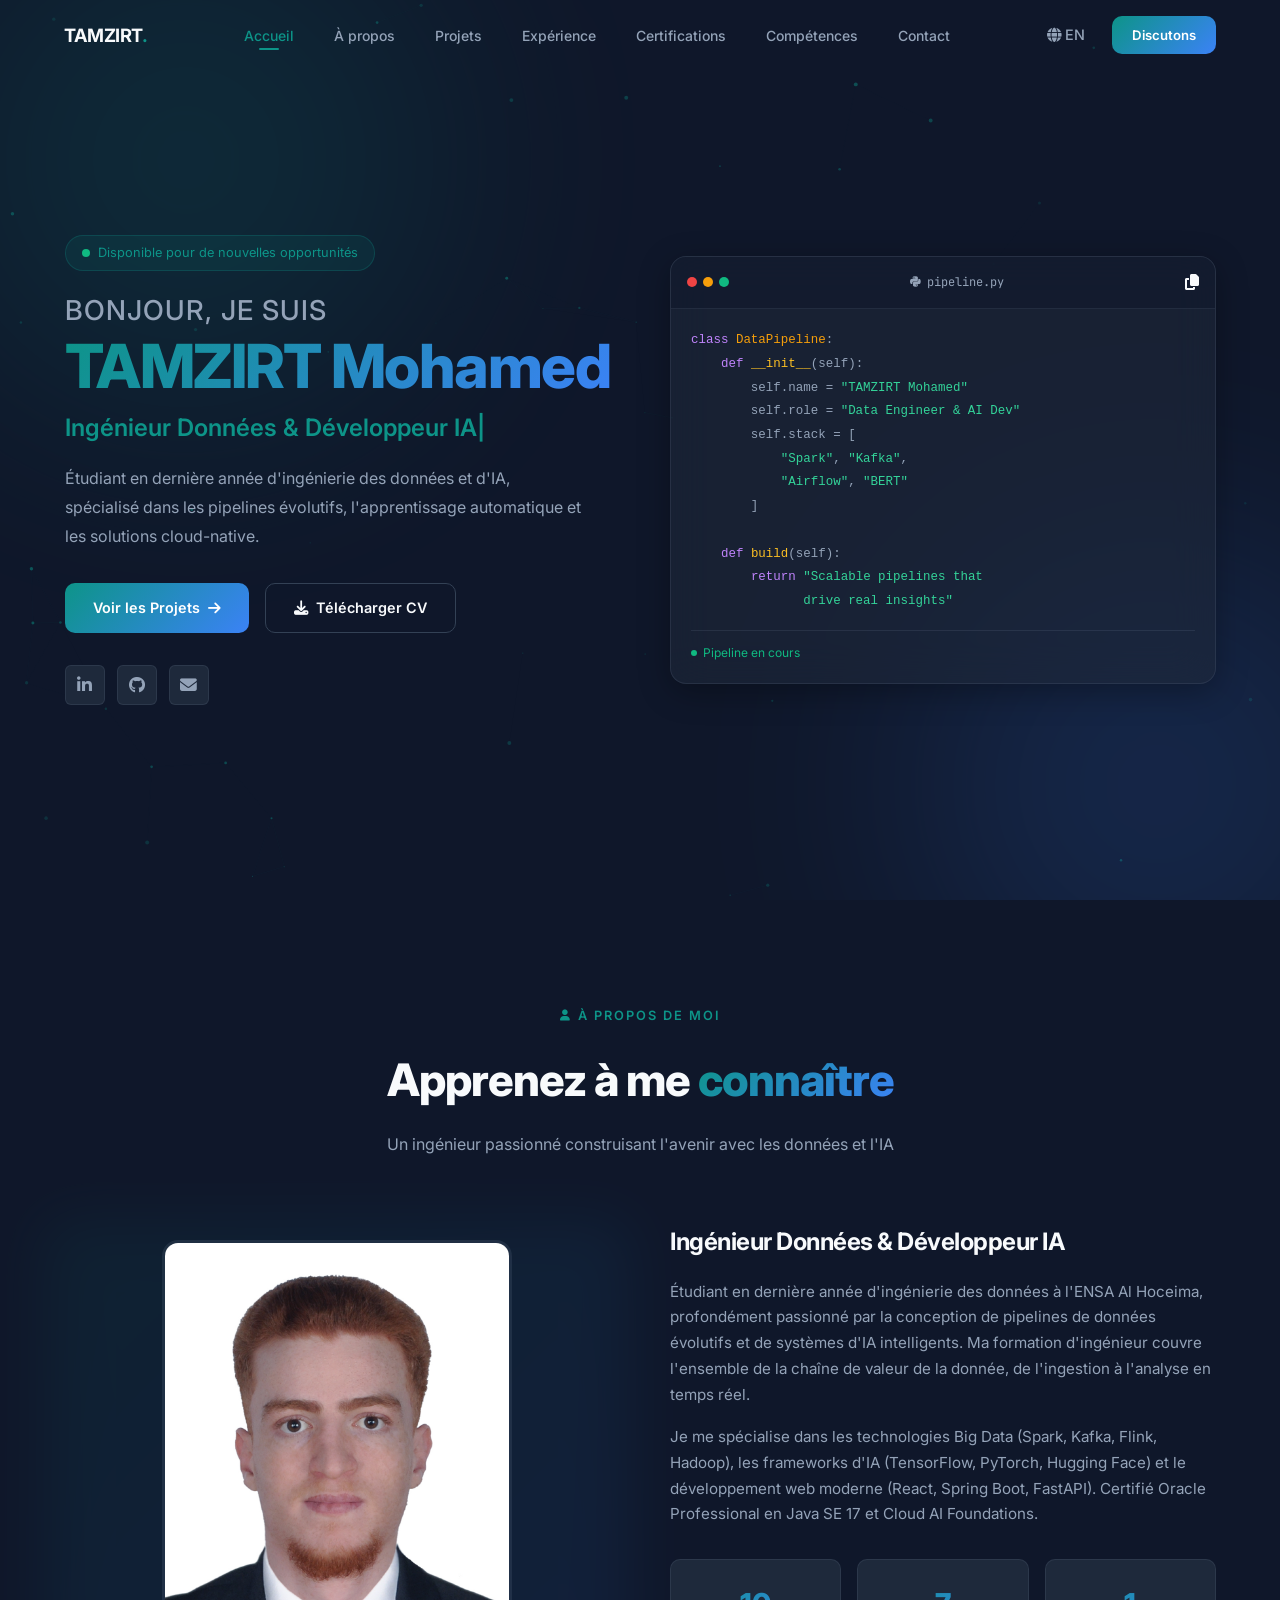
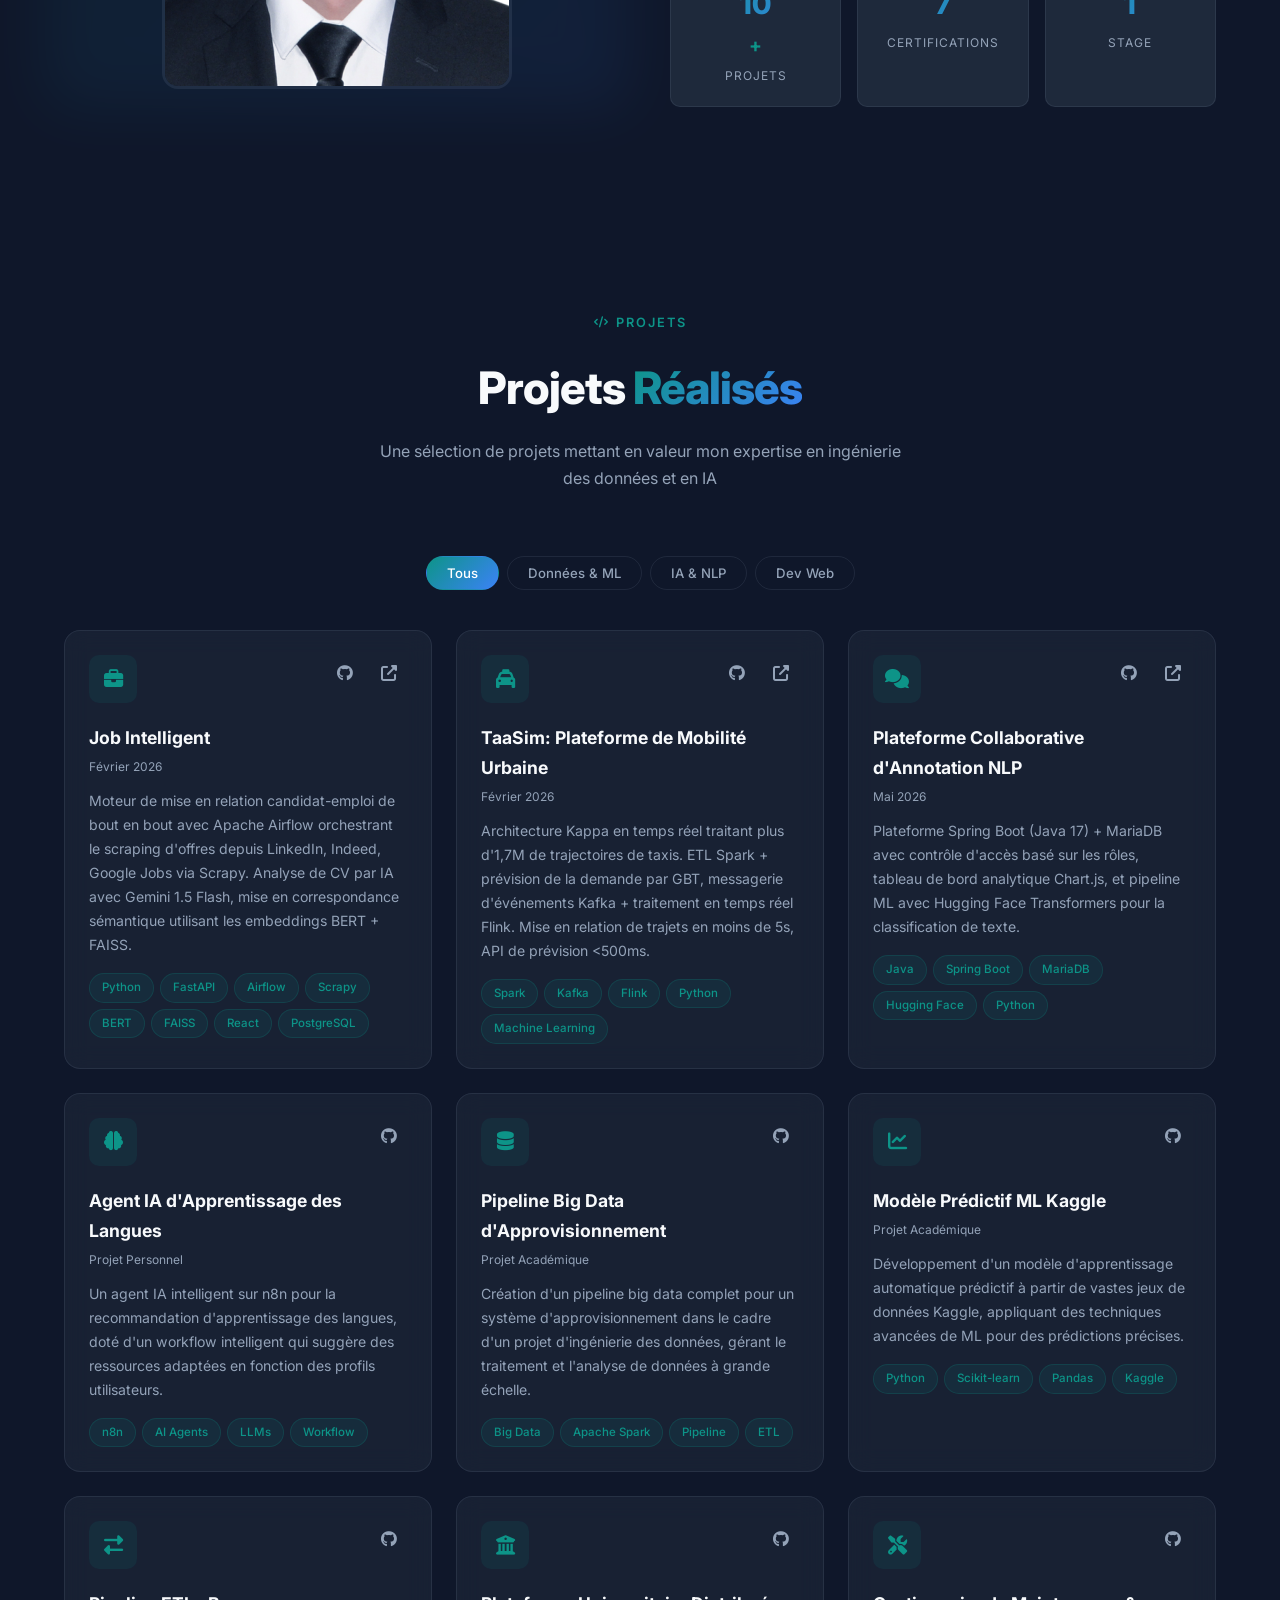
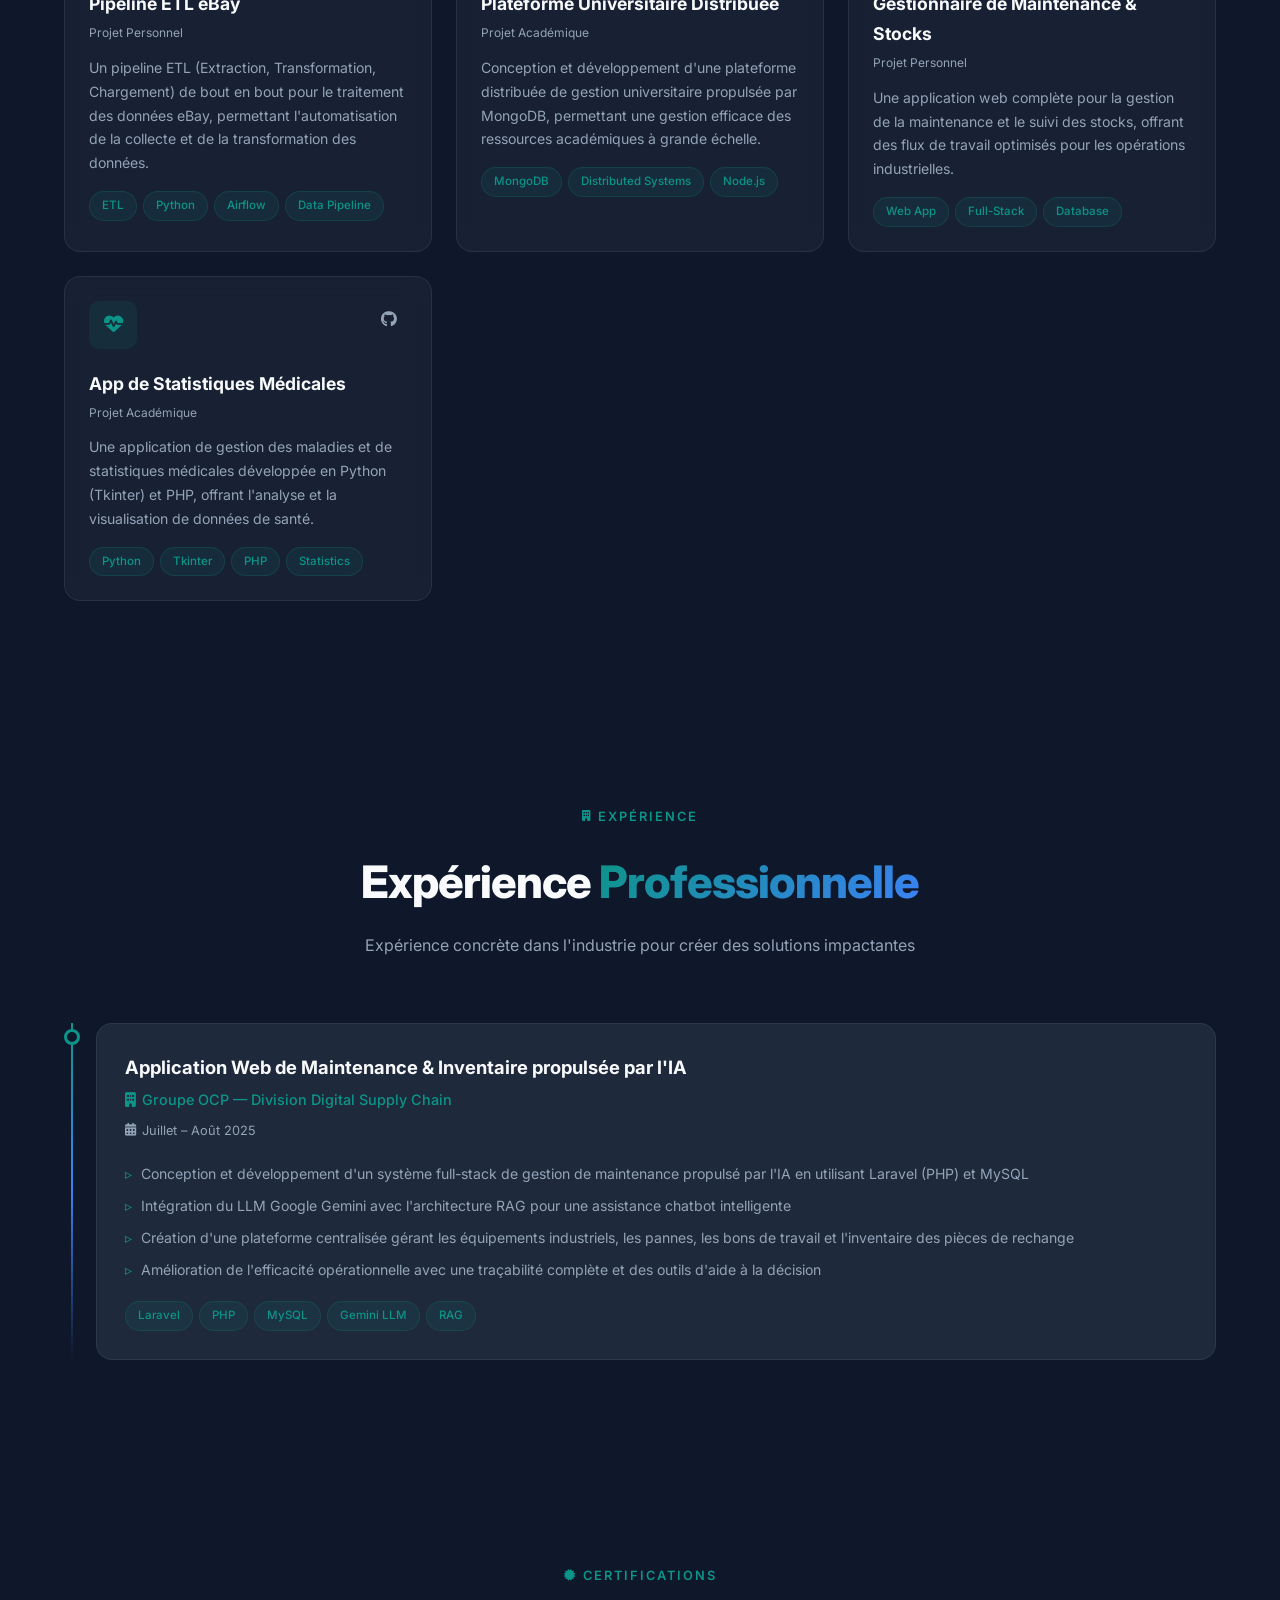
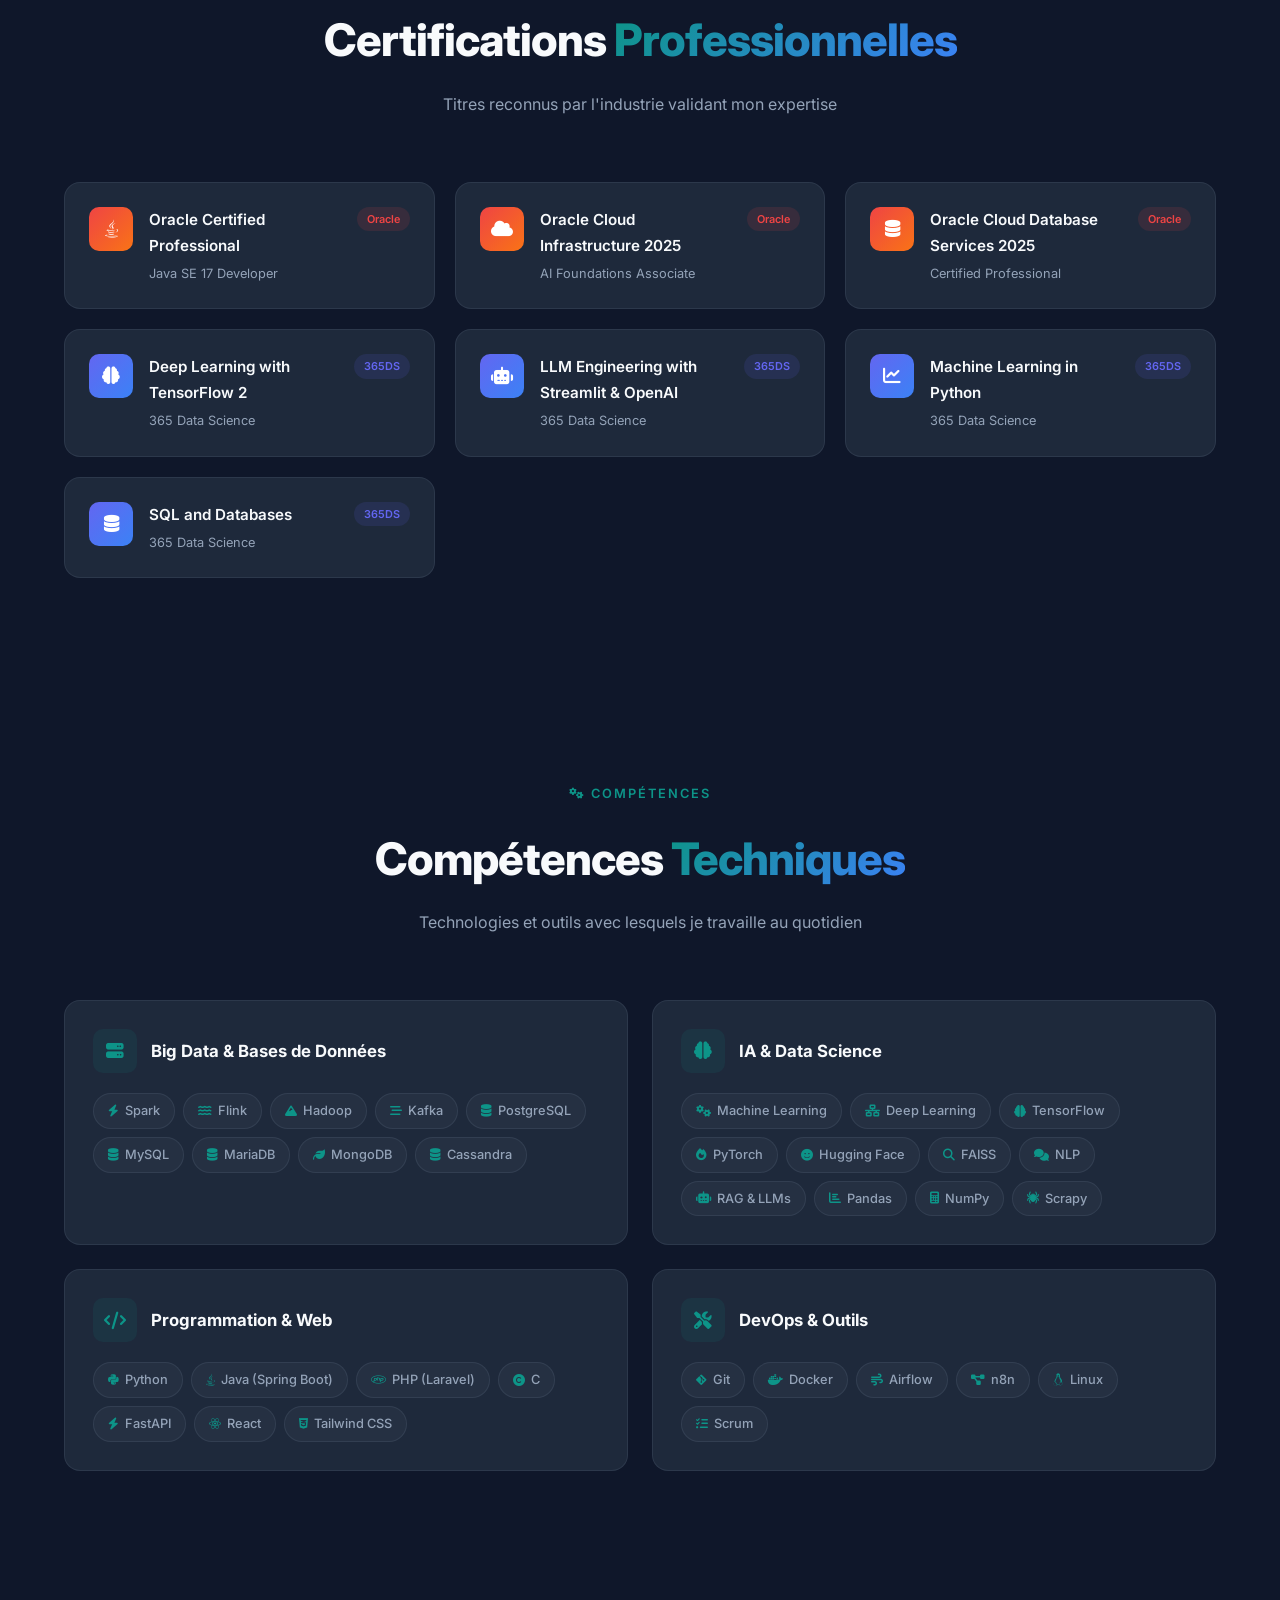
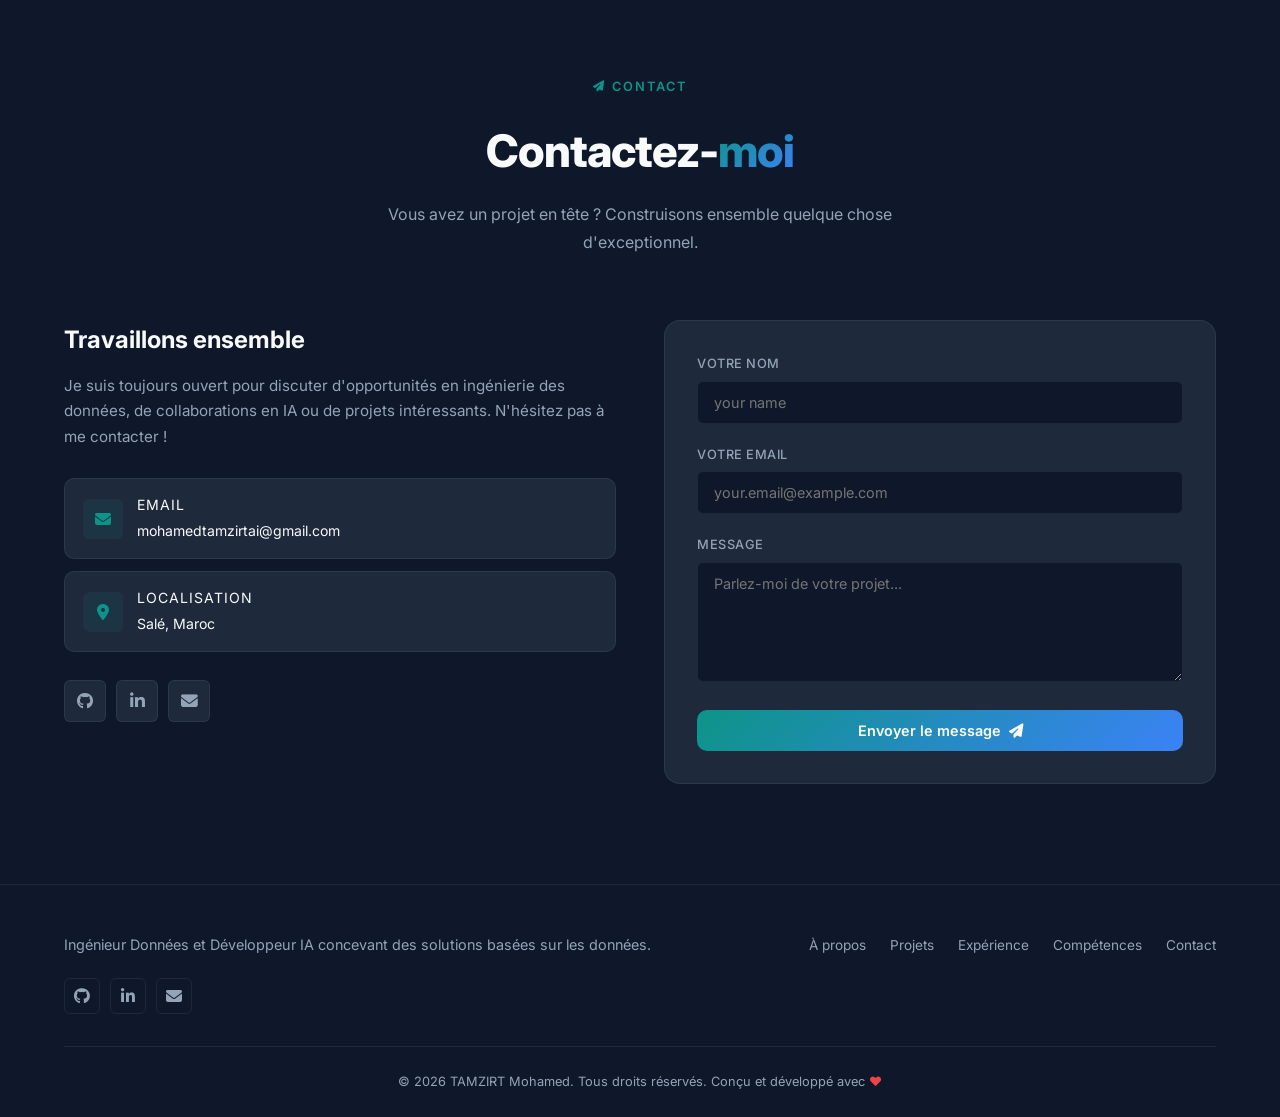
<file: fr.html>
<!DOCTYPE html>
<html lang="fr">

<head>
    <meta charset="UTF-8">
    <meta name="viewport" content="width=device-width, initial-scale=1.0">
    <title>TAMZIRT Mohamed | Ingénieur Données & Développeur IA</title>
    <meta name="description"
        content="Portfolio de TAMZIRT Mohamed — Étudiant en dernière année d'ingénierie des données et d'IA, spécialisé dans les pipelines évolutifs, l'apprentissage automatique et les solutions cloud-native.">
    <link rel="stylesheet" href="css/style.css">
    <link rel="preconnect" href="https://fonts.googleapis.com">
    <link rel="preconnect" href="https://fonts.gstatic.com" crossorigin>
    <link
        href="https://fonts.googleapis.com/css2?family=Inter:wght@300;400;500;600;700;800;900&family=JetBrains+Mono:wght@400;500;600&display=swap"
        rel="stylesheet">
    <link rel="stylesheet" href="https://cdnjs.cloudflare.com/ajax/libs/font-awesome/6.5.1/css/all.min.css">
</head>

<body>
    <!-- LOADER -->
    <div id="loader" class="loader">
        <div>
            <div class="loader-spinner"></div>
            <p class="loader-text">Chargement...</p>
        </div>
    </div>

    <!-- NAVBAR -->
    <nav class="navbar" id="navbar">
        <div class="nav-container">
            <a href="#hero" class="nav-logo">TAMZIRT<span>.</span></a>
            <ul class="nav-menu" id="nav-menu">
                <li><a href="#hero" class="nav-link active">Accueil</a></li>
                <li><a href="#about" class="nav-link">À propos</a></li>
                <li><a href="#projects" class="nav-link">Projets</a></li>
                <li><a href="#experience" class="nav-link">Expérience</a></li>
                <li><a href="#certifications" class="nav-link">Certifications</a></li>
                <li><a href="#skills" class="nav-link">Compétences</a></li>
                <li><a href="#contact" class="nav-link">Contact</a></li>
            </ul>
            <div class="nav-actions">
                <a href="index.html" class="lang-switch" title="English Version"
                    style="color: var(--text-secondary); margin-right: 15px; font-weight: 500; font-size: 0.9rem; transition: color 0.3s;"
                    onmouseover="this.style.color='var(--primary)'"
                    onmouseout="this.style.color='var(--text-secondary)'"><i class="fas fa-globe"></i> EN</a>
                <a href="#contact" class="nav-cta">Discutons</a>
                <button class="hamburger" id="hamburger" aria-label="Menu">
                    <span></span><span></span><span></span>
                </button>
            </div>
        </div>
    </nav>

    <!-- HERO -->
    <section id="hero" class="hero">
        <div class="hero-bg">
            <canvas id="particles-canvas"></canvas>
            <div class="hero-glow g1"></div>
            <div class="hero-glow g2"></div>
        </div>
        <div class="container hero-container">
            <div class="hero-content">
                <div class="hero-badge" data-aos="fade-down">
                    <span class="badge-dot"></span>
                    Disponible pour de nouvelles opportunités
                </div>
                <h1 class="hero-title" data-aos="fade-up">
                    <span class="line1">Bonjour, je suis</span>
                    <span class="name text-gradient">TAMZIRT Mohamed</span>
                </h1>
                <div class="hero-subtitle" data-aos="fade-up">
                    <span class="typed-text" id="typewriter"></span><span class="cursor-blink">|</span>
                </div>
                <p class="hero-desc" data-aos="fade-up">
                    Étudiant en dernière année d'ingénierie des données et d'IA, spécialisé dans les pipelines
                    évolutifs, l'apprentissage automatique et les solutions cloud-native.
                </p>
                <div class="hero-actions" data-aos="fade-up">
                    <a href="#projects" class="btn btn-primary">
                        <span>Voir les Projets</span>
                        <i class="fas fa-arrow-right"></i>
                    </a>
                    <a href="assets/cv_mohamed_tamzirt_pfa_2026.pdf" class="btn btn-outline" download>
                        <i class="fas fa-download"></i>
                        <span>Télécharger CV</span>
                    </a>
                </div>
                <div class="hero-socials" data-aos="fade-up">
                    <a href="https://www.linkedin.com/in/mohamed-tamzirt-740953252/" target="_blank" rel="noopener"
                        class="social-link" aria-label="LinkedIn"><i class="fab fa-linkedin-in"></i></a>
                    <a href="https://github.com/TAMZIRT-MOHAMED" target="_blank" rel="noopener" class="social-link"
                        aria-label="GitHub"><i class="fab fa-github"></i></a>
                    <a href="mailto:mohamedtamzirtai@gmail.com" class="social-link" aria-label="Email"><i
                            class="fas fa-envelope"></i></a>
                </div>
            </div>
            <div class="hero-visual" data-aos="fade-left">
                <div class="hero-card" id="hero-card">
                    <div class="card-header">
                        <div class="card-dots"><span class="dot red"></span><span class="dot yellow"></span><span
                                class="dot green"></span></div>
                        <span class="card-title"><i class="fab fa-python"
                                style="margin-right:6px"></i>pipeline.py</span>
                        <span class="card-action" title="Copier"><i class="fas fa-copy"></i></span>
                    </div>
                    <div class="card-body">
                        <div class="code-lines">
                            <pre><code><span class="code-keyword">class</span> <span class="code-class">DataPipeline</span>:
    <span class="code-keyword">def</span> <span class="code-func">__init__</span>(self):
        self.name = <span class="code-string">"TAMZIRT Mohamed"</span>
        self.role = <span class="code-string">"Data Engineer &amp; AI Dev"</span>
        self.stack = [
            <span class="code-string">"Spark"</span>, <span class="code-string">"Kafka"</span>,
            <span class="code-string">"Airflow"</span>, <span class="code-string">"BERT"</span>
        ]

    <span class="code-keyword">def</span> <span class="code-func">build</span>(self):
        <span class="code-keyword">return</span> <span class="code-string">"Scalable pipelines that
               drive real insights"</span></code></pre>
                        </div>
                        <div class="card-status"><span class="status-dot"></span> Pipeline en cours</div>
                    </div>
                </div>
            </div>
        </div>
    </section>

    <!-- ABOUT -->
    <section id="about" class="section">
        <div class="container">
            <div class="section-header" data-aos="fade-up">
                <div class="section-label"><i class="fas fa-user"></i> À propos de moi</div>
                <h2 class="section-title">Apprenez à me <span class="text-gradient">connaître</span></h2>
                <p class="section-subtitle">Un ingénieur passionné construisant l'avenir avec les données et l'IA</p>
            </div>
            <div class="about-grid">
                <div class="about-photo" data-aos="fade-right">
                    <img src="assets/MyFace.jpg" alt="TAMZIRT Mohamed">
                    <div class="about-photo-glow"></div>
                </div>
                <div class="about-content" data-aos="fade-left">
                    <h3>Ingénieur Données & Développeur IA</h3>
                    <p>
                        Étudiant en dernière année d'ingénierie des données à l'ENSA Al Hoceima, profondément passionné
                        par la conception de pipelines de données évolutifs et de systèmes d'IA intelligents. Ma
                        formation d'ingénieur couvre l'ensemble de la chaîne de valeur de la donnée, de l'ingestion à
                        l'analyse en temps réel.
                    </p>
                    <p>
                        Je me spécialise dans les technologies Big Data (Spark, Kafka, Flink, Hadoop), les frameworks
                        d'IA (TensorFlow, PyTorch, Hugging Face) et le développement web moderne (React, Spring Boot,
                        FastAPI). Certifié Oracle Professional en Java SE 17 et Cloud AI Foundations.
                    </p>
                    <div class="about-stats">
                        <div class="stat-card">
                            <span class="stat-number text-gradient" data-count="10">0</span><span
                                class="stat-plus">+</span>
                            <span class="stat-label">Projets</span>
                        </div>
                        <div class="stat-card">
                            <span class="stat-number text-gradient" data-count="7">0</span>
                            <span class="stat-label">Certifications</span>
                        </div>
                        <div class="stat-card">
                            <span class="stat-number text-gradient" data-count="1">0</span>
                            <span class="stat-label">Stage</span>
                        </div>
                    </div>
                </div>
            </div>
        </div>
    </section>

    <!-- PROJECTS -->
    <section id="projects" class="section">
        <div class="container">
            <div class="section-header" data-aos="fade-up">
                <div class="section-label"><i class="fas fa-code"></i> Projets</div>
                <h2 class="section-title">Projets <span class="text-gradient">Réalisés</span></h2>
                <p class="section-subtitle">Une sélection de projets mettant en valeur mon expertise en ingénierie des
                    données et en IA</p>
            </div>
            <div class="projects-filter" data-aos="fade-up">
                <button class="filter-btn active" data-filter="all">Tous</button>
                <button class="filter-btn" data-filter="data">Données & ML</button>
                <button class="filter-btn" data-filter="ai">IA & NLP</button>
                <button class="filter-btn" data-filter="web">Dev Web</button>
            </div>
            <div class="projects-grid">
                <!-- Featured: Job Intelligent -->
                <div class="project-card" data-category="ai" data-aos="fade-up">
                    <div class="project-header">
                        <div class="project-icon"><i class="fas fa-briefcase"></i></div>
                        <div class="project-links">
                            <a href="https://github.com/TAMZIRT-MOHAMED/job-intellegent" target="_blank" rel="noopener"
                                aria-label="GitHub"><i class="fab fa-github"></i></a>
                            <a href="#" aria-label="Demo"><i class="fas fa-external-link-alt"></i></a>
                        </div>
                    </div>
                    <div class="project-body">
                        <h3>Job Intelligent</h3>
                        <span class="project-date">Février 2026</span>
                        <p>Moteur de mise en relation candidat-emploi de bout en bout avec Apache Airflow orchestrant le
                            scraping d'offres depuis LinkedIn, Indeed, Google Jobs via Scrapy. Analyse de CV par IA avec
                            Gemini 1.5 Flash, mise en correspondance sémantique utilisant les embeddings BERT + FAISS.
                        </p>
                        <div class="project-tech">
                            <span class="tag">Python</span><span class="tag">FastAPI</span><span
                                class="tag">Airflow</span>
                            <span class="tag">Scrapy</span><span class="tag">BERT</span><span class="tag">FAISS</span>
                            <span class="tag">React</span><span class="tag">PostgreSQL</span>
                        </div>
                    </div>
                </div>
                <!-- Featured: TaaSim -->
                <div class="project-card" data-category="data" data-aos="fade-up" data-aos-delay="100">
                    <div class="project-header">
                        <div class="project-icon"><i class="fas fa-taxi"></i></div>
                        <div class="project-links">
                            <a href="https://github.com/TAMZIRT-MOHAMED/TaaSim-casablanca" target="_blank"
                                rel="noopener" aria-label="GitHub"><i class="fab fa-github"></i></a>
                            <a href="#" aria-label="Demo"><i class="fas fa-external-link-alt"></i></a>
                        </div>
                    </div>
                    <div class="project-body">
                        <h3>TaaSim: Plateforme de Mobilité Urbaine</h3>
                        <span class="project-date">Février 2026</span>
                        <p>Architecture Kappa en temps réel traitant plus d'1,7M de trajectoires de taxis. ETL Spark +
                            prévision de la demande par GBT, messagerie d'événements Kafka + traitement en temps réel
                            Flink. Mise en relation de trajets en moins de 5s, API de prévision &lt;500ms.</p>
                        <div class="project-tech">
                            <span class="tag">Spark</span><span class="tag">Kafka</span><span class="tag">Flink</span>
                            <span class="tag">Python</span><span class="tag">Machine Learning</span>
                        </div>
                    </div>
                </div>
                <!-- Featured: NLP Annotation Platform -->
                <div class="project-card" data-category="ai" data-aos="fade-up" data-aos-delay="200">
                    <div class="project-header">
                        <div class="project-icon"><i class="fas fa-comments"></i></div>
                        <div class="project-links">
                            <a href="https://github.com/TAMZIRT-MOHAMED/nlp-annotation-platform" target="_blank"
                                rel="noopener" aria-label="GitHub"><i class="fab fa-github"></i></a>
                            <a href="#" aria-label="Demo"><i class="fas fa-external-link-alt"></i></a>
                        </div>
                    </div>
                    <div class="project-body">
                        <h3>Plateforme Collaborative d'Annotation NLP</h3>
                        <span class="project-date">Mai 2026</span>
                        <p>Plateforme Spring Boot (Java 17) + MariaDB avec contrôle d'accès basé sur les rôles, tableau
                            de bord analytique Chart.js, et pipeline ML avec Hugging Face Transformers pour la
                            classification de texte.</p>
                        <div class="project-tech">
                            <span class="tag">Java</span><span class="tag">Spring Boot</span><span
                                class="tag">MariaDB</span>
                            <span class="tag">Hugging Face</span><span class="tag">Python</span>
                        </div>
                    </div>
                </div>

                <!-- AI Language Learning Agent -->
                <div class="project-card" data-category="ai" data-aos="fade-up" data-aos-delay="100">
                    <div class="project-header">
                        <div class="project-icon"><i class="fas fa-brain"></i></div>
                        <div class="project-links">
                            <a href="#" aria-label="GitHub"><i class="fab fa-github"></i></a>
                        </div>
                    </div>
                    <div class="project-body">
                        <h3>Agent IA d'Apprentissage des Langues</h3>
                        <span class="project-date">Projet Personnel</span>
                        <p>Un agent IA intelligent sur n8n pour la recommandation d'apprentissage des langues, doté d'un
                            workflow intelligent qui suggère des ressources adaptées en fonction des profils
                            utilisateurs.</p>
                        <div class="project-tech">
                            <span class="tag">n8n</span><span class="tag">AI Agents</span><span class="tag">LLMs</span>
                            <span class="tag">Workflow</span>
                        </div>
                    </div>
                </div>
                <!-- Big Data Procurement Pipeline -->
                <div class="project-card" data-category="data" data-aos="fade-up" data-aos-delay="200">
                    <div class="project-header">
                        <div class="project-icon"><i class="fas fa-database"></i></div>
                        <div class="project-links">
                            <a href="#" aria-label="GitHub"><i class="fab fa-github"></i></a>
                        </div>
                    </div>
                    <div class="project-body">
                        <h3>Pipeline Big Data d'Approvisionnement</h3>
                        <span class="project-date">Projet Académique</span>
                        <p>Création d'un pipeline big data complet pour un système d'approvisionnement dans le cadre
                            d'un projet d'ingénierie des données, gérant le traitement et l'analyse de données à grande
                            échelle.</p>
                        <div class="project-tech">
                            <span class="tag">Big Data</span><span class="tag">Apache Spark</span>
                            <span class="tag">Pipeline</span><span class="tag">ETL</span>
                        </div>
                    </div>
                </div>
                <!-- Kaggle Predictive ML Model -->
                <div class="project-card" data-category="data" data-aos="fade-up">
                    <div class="project-header">
                        <div class="project-icon"><i class="fas fa-chart-line"></i></div>
                        <div class="project-links">
                            <a href="#" aria-label="GitHub"><i class="fab fa-github"></i></a>
                        </div>
                    </div>
                    <div class="project-body">
                        <h3>Modèle Prédictif ML Kaggle</h3>
                        <span class="project-date">Projet Académique</span>
                        <p>Développement d'un modèle d'apprentissage automatique prédictif à partir de vastes jeux de
                            données Kaggle, appliquant des techniques avancées de ML pour des prédictions précises.</p>
                        <div class="project-tech">
                            <span class="tag">Python</span><span class="tag">Scikit-learn</span>
                            <span class="tag">Pandas</span><span class="tag">Kaggle</span>
                        </div>
                    </div>
                </div>
                <!-- eBay ETL Pipeline -->
                <div class="project-card" data-category="data" data-aos="fade-up" data-aos-delay="100">
                    <div class="project-header">
                        <div class="project-icon"><i class="fas fa-exchange-alt"></i></div>
                        <div class="project-links">
                            <a href="#" aria-label="GitHub"><i class="fab fa-github"></i></a>
                        </div>
                    </div>
                    <div class="project-body">
                        <h3>Pipeline ETL eBay</h3>
                        <span class="project-date">Projet Personnel</span>
                        <p>Un pipeline ETL (Extraction, Transformation, Chargement) de bout en bout pour le traitement
                            des données eBay, permettant l'automatisation de la collecte et de la transformation des
                            données.</p>
                        <div class="project-tech">
                            <span class="tag">ETL</span><span class="tag">Python</span>
                            <span class="tag">Airflow</span><span class="tag">Data Pipeline</span>
                        </div>
                    </div>
                </div>
                <!-- Distributed University Platform -->
                <div class="project-card" data-category="web" data-aos="fade-up" data-aos-delay="200">
                    <div class="project-header">
                        <div class="project-icon"><i class="fas fa-university"></i></div>
                        <div class="project-links">
                            <a href="#" aria-label="GitHub"><i class="fab fa-github"></i></a>
                        </div>
                    </div>
                    <div class="project-body">
                        <h3>Plateforme Universitaire Distribuée</h3>
                        <span class="project-date">Projet Académique</span>
                        <p>Conception et développement d'une plateforme distribuée de gestion universitaire propulsée
                            par MongoDB, permettant une gestion efficace des ressources académiques à grande échelle.
                        </p>
                        <div class="project-tech">
                            <span class="tag">MongoDB</span><span class="tag">Distributed Systems</span>
                            <span class="tag">Node.js</span>
                        </div>
                    </div>
                </div>
                <!-- Maintenance & Inventory Manager -->
                <div class="project-card" data-category="web" data-aos="fade-up">
                    <div class="project-header">
                        <div class="project-icon"><i class="fas fa-tools"></i></div>
                        <div class="project-links">
                            <a href="#" aria-label="GitHub"><i class="fab fa-github"></i></a>
                        </div>
                    </div>
                    <div class="project-body">
                        <h3>Gestionnaire de Maintenance & Stocks</h3>
                        <span class="project-date">Projet Personnel</span>
                        <p>Une application web complète pour la gestion de la maintenance et le suivi des stocks,
                            offrant des flux de travail optimisés pour les opérations industrielles.</p>
                        <div class="project-tech">
                            <span class="tag">Web App</span><span class="tag">Full-Stack</span>
                            <span class="tag">Database</span>
                        </div>
                    </div>
                </div>
                <!-- Medical Statistics App -->
                <div class="project-card" data-category="web" data-aos="fade-up" data-aos-delay="100">
                    <div class="project-header">
                        <div class="project-icon"><i class="fas fa-heartbeat"></i></div>
                        <div class="project-links">
                            <a href="https://github.com/TAMZIRT-MOHAMED/Disease-Management-and-Medical-Statistics"
                                target="_blank" rel="noopener" aria-label="GitHub"><i class="fab fa-github"></i></a>
                        </div>
                    </div>
                    <div class="project-body">
                        <h3>App de Statistiques Médicales</h3>
                        <span class="project-date">Projet Académique</span>
                        <p>Une application de gestion des maladies et de statistiques médicales développée en Python
                            (Tkinter) et PHP, offrant l'analyse et la visualisation de données de santé.</p>
                        <div class="project-tech">
                            <span class="tag">Python</span><span class="tag">Tkinter</span>
                            <span class="tag">PHP</span><span class="tag">Statistics</span>
                        </div>
                    </div>
                </div>
            </div>
        </div>
    </section>

    <!-- EXPERIENCE -->
    <section id="experience" class="section">
        <div class="container">
            <div class="section-header" data-aos="fade-up">
                <div class="section-label"><i class="fas fa-building"></i> Expérience</div>
                <h2 class="section-title">Expérience <span class="text-gradient">Professionnelle</span></h2>
                <p class="section-subtitle">Expérience concrète dans l'industrie pour créer des solutions impactantes
                </p>
            </div>
            <div class="timeline">
                <div class="timeline-item" data-aos="fade-up">
                    <div class="timeline-dot"></div>
                    <div class="timeline-card">
                        <h3>Application Web de Maintenance & Inventaire propulsée par l'IA</h3>
                        <span class="timeline-company"><i class="fas fa-building"></i> Groupe OCP — Division Digital
                            Supply Chain</span>
                        <span class="timeline-date"><i class="fas fa-calendar-alt"></i> Juillet – Août 2025</span>
                        <ul>
                            <li>Conception et développement d'un système full-stack de gestion de maintenance propulsé
                                par l'IA en utilisant Laravel (PHP) et MySQL</li>
                            <li>Intégration du LLM Google Gemini avec l'architecture RAG pour une assistance chatbot
                                intelligente</li>
                            <li>Création d'une plateforme centralisée gérant les équipements industriels, les pannes,
                                les bons de travail et l'inventaire des pièces de rechange</li>
                            <li>Amélioration de l'efficacité opérationnelle avec une traçabilité complète et des outils
                                d'aide à la décision</li>
                        </ul>
                        <div class="timeline-tags">
                            <span class="tag">Laravel</span><span class="tag">PHP</span><span class="tag">MySQL</span>
                            <span class="tag">Gemini LLM</span><span class="tag">RAG</span>
                        </div>
                    </div>
                </div>
            </div>
        </div>
    </section>

    <!-- CERTIFICATIONS -->
    <section id="certifications" class="section">
        <div class="container">
            <div class="section-header" data-aos="fade-up">
                <div class="section-label"><i class="fas fa-certificate"></i> Certifications</div>
                <h2 class="section-title">Certifications <span class="text-gradient">Professionnelles</span></h2>
                <p class="section-subtitle">Titres reconnus par l'industrie validant mon expertise</p>
            </div>
            <div class="certs-grid">
                <a href="https://drive.google.com/file/d/1CGGTqoqXj1F8O39edb3onG6hg3YP6KNx/view?usp=sharing"
                    target="_blank" rel="noopener" class="cert-card" data-aos="fade-up">
                    <div class="cert-icon oracle"><i class="fab fa-java"></i></div>
                    <div>
                        <h4>Oracle Certified Professional</h4>
                        <p>Java SE 17 Developer</p>
                    </div>
                    <span class="cert-badge oracle-badge">Oracle</span>
                </a>
                <a href="https://drive.google.com/file/d/1stS4GRs84HFAEQY1kaWJyJ35jlaTkKij/view?usp=sharing"
                    target="_blank" rel="noopener" class="cert-card" data-aos="fade-up" data-aos-delay="100">
                    <div class="cert-icon oracle"><i class="fas fa-cloud"></i></div>
                    <div>
                        <h4>Oracle Cloud Infrastructure 2025</h4>
                        <p>AI Foundations Associate</p>
                    </div>
                    <span class="cert-badge oracle-badge">Oracle</span>
                </a>
                <a href="https://drive.google.com/file/d/1PdFHPXb_T2CAzg-YWgSYkAFNkpCNrnF3/view?usp=sharing"
                    target="_blank" rel="noopener" class="cert-card" data-aos="fade-up" data-aos-delay="200">
                    <div class="cert-icon oracle"><i class="fas fa-database"></i></div>
                    <div>
                        <h4>Oracle Cloud Database Services 2025</h4>
                        <p>Certified Professional</p>
                    </div>
                    <span class="cert-badge oracle-badge">Oracle</span>
                </a>
                <a href="https://drive.google.com/file/d/1dElbCR_uU12A4Gj_L9KdA6L_ccowCVj9/view?usp=sharing"
                    target="_blank" rel="noopener" class="cert-card" data-aos="fade-up" data-aos-delay="300">
                    <div class="cert-icon ds"><i class="fas fa-brain"></i></div>
                    <div>
                        <h4>Deep Learning with TensorFlow 2</h4>
                        <p>365 Data Science</p>
                    </div>
                    <span class="cert-badge ds-badge">365DS</span>
                </a>
                <a href="https://drive.google.com/file/d/1RnSurAeuOvQt9iImlNlsQ7aRvfdRNBeK/view?usp=sharing"
                    target="_blank" rel="noopener" class="cert-card" data-aos="fade-up" data-aos-delay="400">
                    <div class="cert-icon ds"><i class="fas fa-robot"></i></div>
                    <div>
                        <h4>LLM Engineering with Streamlit & OpenAI</h4>
                        <p>365 Data Science</p>
                    </div>
                    <span class="cert-badge ds-badge">365DS</span>
                </a>
                <a href="https://drive.google.com/file/d/1l4Shtyq9VsF50gwkErItARg3JD3x7Bkn/view?usp=sharing"
                    target="_blank" rel="noopener" class="cert-card" data-aos="fade-up" data-aos-delay="500">
                    <div class="cert-icon ds"><i class="fas fa-chart-line"></i></div>
                    <div>
                        <h4>Machine Learning in Python</h4>
                        <p>365 Data Science</p>
                    </div>
                    <span class="cert-badge ds-badge">365DS</span>
                </a>
                <a href="https://drive.google.com/file/d/1g33IVDXafWS63xaFBP-m7CD2sUX31m4h/view?usp=sharing"
                    target="_blank" rel="noopener" class="cert-card" data-aos="fade-up" data-aos-delay="600">
                    <div class="cert-icon ds"><i class="fas fa-database"></i></div>
                    <div>
                        <h4>SQL and Databases</h4>
                        <p>365 Data Science</p>
                    </div>
                    <span class="cert-badge ds-badge">365DS</span>
                </a>
            </div>
        </div>
    </section>

    <!-- SKILLS -->
    <section id="skills" class="section">
        <div class="container">
            <div class="section-header" data-aos="fade-up">
                <div class="section-label"><i class="fas fa-cogs"></i> Compétences</div>
                <h2 class="section-title">Compétences <span class="text-gradient">Techniques</span></h2>
                <p class="section-subtitle">Technologies et outils avec lesquels je travaille au quotidien</p>
            </div>
            <div class="skills-grid">
                <div class="skill-category" data-aos="fade-up">
                    <div class="skill-category-header">
                        <div class="skill-icon"><i class="fas fa-server"></i></div>
                        <h3>Big Data & Bases de Données</h3>
                    </div>
                    <div class="skill-tags">
                        <span class="skill-tag"><i class="fas fa-bolt"></i> Spark</span>
                        <span class="skill-tag"><i class="fas fa-water"></i> Flink</span>
                        <span class="skill-tag"><i class="fas fa-mountain"></i> Hadoop</span>
                        <span class="skill-tag"><i class="fas fa-stream"></i> Kafka</span>
                        <span class="skill-tag"><i class="fas fa-database"></i> PostgreSQL</span>
                        <span class="skill-tag"><i class="fas fa-database"></i> MySQL</span>
                        <span class="skill-tag"><i class="fas fa-database"></i> MariaDB</span>
                        <span class="skill-tag"><i class="fas fa-leaf"></i> MongoDB</span>
                        <span class="skill-tag"><i class="fas fa-database"></i> Cassandra</span>
                    </div>
                </div>
                <div class="skill-category" data-aos="fade-up" data-aos-delay="100">
                    <div class="skill-category-header">
                        <div class="skill-icon"><i class="fas fa-brain"></i></div>
                        <h3>IA & Data Science</h3>
                    </div>
                    <div class="skill-tags">
                        <span class="skill-tag"><i class="fas fa-cogs"></i> Machine Learning</span>
                        <span class="skill-tag"><i class="fas fa-network-wired"></i> Deep Learning</span>
                        <span class="skill-tag"><i class="fas fa-brain"></i> TensorFlow</span>
                        <span class="skill-tag"><i class="fas fa-fire"></i> PyTorch</span>
                        <span class="skill-tag"><i class="fas fa-smile"></i> Hugging Face</span>
                        <span class="skill-tag"><i class="fas fa-search"></i> FAISS</span>
                        <span class="skill-tag"><i class="fas fa-comments"></i> NLP</span>
                        <span class="skill-tag"><i class="fas fa-robot"></i> RAG & LLMs</span>
                        <span class="skill-tag"><i class="fas fa-chart-bar"></i> Pandas</span>
                        <span class="skill-tag"><i class="fas fa-calculator"></i> NumPy</span>
                        <span class="skill-tag"><i class="fas fa-spider"></i> Scrapy</span>
                    </div>
                </div>
                <div class="skill-category" data-aos="fade-up" data-aos-delay="200">
                    <div class="skill-category-header">
                        <div class="skill-icon"><i class="fas fa-code"></i></div>
                        <h3>Programmation & Web</h3>
                    </div>
                    <div class="skill-tags">
                        <span class="skill-tag"><i class="fab fa-python"></i> Python</span>
                        <span class="skill-tag"><i class="fab fa-java"></i> Java (Spring Boot)</span>
                        <span class="skill-tag"><i class="fab fa-php"></i> PHP (Laravel)</span>
                        <span class="skill-tag"><i class="fas fa-copyright"></i> C</span>
                        <span class="skill-tag"><i class="fas fa-bolt"></i> FastAPI</span>
                        <span class="skill-tag"><i class="fab fa-react"></i> React</span>
                        <span class="skill-tag"><i class="fab fa-css3-alt"></i> Tailwind CSS</span>
                    </div>
                </div>
                <div class="skill-category" data-aos="fade-up" data-aos-delay="300">
                    <div class="skill-category-header">
                        <div class="skill-icon"><i class="fas fa-tools"></i></div>
                        <h3>DevOps & Outils</h3>
                    </div>
                    <div class="skill-tags">
                        <span class="skill-tag"><i class="fab fa-git-alt"></i> Git</span>
                        <span class="skill-tag"><i class="fab fa-docker"></i> Docker</span>
                        <span class="skill-tag"><i class="fas fa-wind"></i> Airflow</span>
                        <span class="skill-tag"><i class="fas fa-project-diagram"></i> n8n</span>
                        <span class="skill-tag"><i class="fab fa-linux"></i> Linux</span>
                        <span class="skill-tag"><i class="fas fa-tasks"></i> Scrum</span>
                    </div>
                </div>
            </div>
        </div>
    </section>

    <!-- CONTACT -->
    <section id="contact" class="section">
        <div class="container">
            <div class="section-header" data-aos="fade-up">
                <div class="section-label"><i class="fas fa-paper-plane"></i> Contact</div>
                <h2 class="section-title">Contactez-<span class="text-gradient">moi</span></h2>
                <p class="section-subtitle">Vous avez un projet en tête ? Construisons ensemble quelque chose
                    d'exceptionnel.</p>
            </div>
            <div class="contact-grid">
                <div class="contact-info" data-aos="fade-right">
                    <h3>Travaillons ensemble</h3>
                    <p>Je suis toujours ouvert pour discuter d'opportunités en ingénierie des données, de collaborations
                        en IA ou de projets intéressants. N'hésitez pas à me contacter !</p>
                    <div class="contact-cards">
                        <div class="contact-card">
                            <div class="contact-card-icon"><i class="fas fa-envelope"></i></div>
                            <div class="contact-card-info">
                                <span class="contact-card-label">Email</span>
                                <a href="mailto:mohamedtamzirtai@gmail.com">mohamedtamzirtai@gmail.com</a>
                            </div>
                        </div>
                        <div class="contact-card">
                            <div class="contact-card-icon"><i class="fas fa-map-marker-alt"></i></div>
                            <div class="contact-card-info">
                                <span class="contact-card-label">Localisation</span>
                                <span>Salé, Maroc</span>
                            </div>
                        </div>
                    </div>
                    <div class="contact-socials">
                        <a href="https://github.com/TAMZIRT-MOHAMED" target="_blank" rel="noopener"
                            class="contact-social" aria-label="GitHub"><i class="fab fa-github"></i></a>
                        <a href="https://www.linkedin.com/in/mohamed-tamzirt-740953252/" target="_blank" rel="noopener"
                            class="contact-social" aria-label="LinkedIn"><i class="fab fa-linkedin-in"></i></a>
                        <a href="mailto:mohamedtamzirtai@gmail.com" class="contact-social" aria-label="Email"><i
                                class="fas fa-envelope"></i></a>
                    </div>
                </div>
                <div class="contact-form-wrapper" data-aos="fade-left">
                    <form class="contact-form" id="contact-form">
                        <div class="form-group">
                            <label for="name">Votre Nom</label>
                            <input type="text" id="name" name="name" placeholder="your name" required>
                        </div>
                        <div class="form-group">
                            <label for="email">Votre Email</label>
                            <input type="email" id="email" name="email" placeholder="your.email@example.com" required>
                        </div>
                        <div class="form-group">
                            <label for="message">Message</label>
                            <textarea id="message" name="message" rows="5" placeholder="Parlez-moi de votre projet..."
                                required></textarea>
                        </div>
                        <button type="submit" class="btn btn-primary btn-submit">
                            <span>Envoyer le message</span>
                            <i class="fas fa-paper-plane"></i>
                        </button>
                    </form>
                </div>
            </div>
        </div>
    </section>

    <!-- FOOTER -->
    <footer class="footer">
        <div class="container">
            <div class="footer-content">
                <div class="footer-brand">
                    <p>Ingénieur Données et Développeur IA concevant des solutions basées sur les données.</p>
                </div>
                <div class="footer-links">
                    <a href="#about">À propos</a>
                    <a href="#projects">Projets</a>
                    <a href="#experience">Expérience</a>
                    <a href="#skills">Compétences</a>
                    <a href="#contact">Contact</a>
                </div>
                <div class="footer-socials">
                    <a href="https://github.com/TAMZIRT-MOHAMED" target="_blank" rel="noopener" aria-label="GitHub"><i
                            class="fab fa-github"></i></a>
                    <a href="https://www.linkedin.com/in/mohamed-tamzirt-740953252/" target="_blank" rel="noopener"
                        aria-label="LinkedIn"><i class="fab fa-linkedin-in"></i></a>
                    <a href="mailto:mohamedtamzirtai@gmail.com" aria-label="Email"><i class="fas fa-envelope"></i></a>
                </div>
            </div>
            <div class="footer-bottom">
                <p>&copy; 2026 TAMZIRT Mohamed. Tous droits réservés. Conçu et développé avec <span
                        class="heart">&hearts;</span></p>
            </div>
        </div>
    </footer>

    <!-- BACK TO TOP -->
    <button class="back-to-top" id="back-to-top" aria-label="Back to top">
        <i class="fas fa-arrow-up"></i>
    </button>

    <script src="js/main.js"></script>
</body>

</html>
</file>
<file: css/style.css>
/* ===== RESET & BASE ===== */
*,*::before,*::after{margin:0;padding:0;box-sizing:border-box}
:root{
  --bg:#0F172A;--surface:#1E293B;--surface-hover:#334155;
  --primary:#0D9488;--secondary:#3B82F6;--accent:#6366F1;
  --text:#F8FAFC;--text-secondary:#94A3B8;--success:#10B981;
  --gradient:linear-gradient(135deg,#0D9488,#3B82F6);
  --glass:rgba(30,41,59,.6);--glass-border:rgba(148,163,184,.12);
  --radius:16px;--radius-sm:10px;--radius-xs:6px;
  --shadow:0 8px 32px rgba(0,0,0,.3);
  --transition:all .3s cubic-bezier(.4,0,.2,1);
}
html{scroll-behavior:smooth;scroll-padding-top:80px}
body{font-family:'Inter',system-ui,sans-serif;background:var(--bg);color:var(--text);line-height:1.7;overflow-x:hidden}
a{text-decoration:none;color:inherit}
ul{list-style:none}
img{max-width:100%;display:block}
button{cursor:pointer;border:none;background:none;font-family:inherit}
input,textarea{font-family:inherit}
.container{max-width:1200px;margin:0 auto;padding:0 24px}
.text-gradient{background:var(--gradient);-webkit-background-clip:text;-webkit-text-fill-color:transparent;background-clip:text}

/* ===== LOADER ===== */
.loader{position:fixed;inset:0;z-index:9999;background:var(--bg);display:flex;align-items:center;justify-content:center;transition:opacity .5s,visibility .5s}
.loader.hidden{opacity:0;visibility:hidden;pointer-events:none}
.loader-spinner{width:48px;height:48px;border:3px solid var(--surface-hover);border-top-color:var(--primary);border-radius:50%;animation:spin .8s linear infinite}
.loader-text{margin-top:16px;color:var(--text-secondary);font-size:.9rem;letter-spacing:2px}
@keyframes spin{to{transform:rotate(360deg)}}

/* ===== NAVBAR ===== */
.navbar{position:fixed;top:0;left:0;right:0;z-index:1000;padding:16px 0;transition:var(--transition)}
.navbar.scrolled{background:rgba(15,23,42,.85);backdrop-filter:blur(16px);border-bottom:1px solid var(--glass-border);padding:10px 0}
.nav-container{max-width:1200px;margin:0 auto;padding:0 24px;display:flex;align-items:center;justify-content:space-between}
.nav-logo{font-size:1.15rem;font-weight:700;letter-spacing:-.5px;color:var(--text)}
.nav-logo span{color:var(--primary)}
.nav-menu{display:flex;gap:8px}
.nav-link{padding:8px 16px;font-size:.875rem;font-weight:500;color:var(--text-secondary);border-radius:var(--radius-xs);transition:var(--transition);position:relative}
.nav-link:hover,.nav-link.active{color:var(--primary)}
.nav-link.active::after{content:'';position:absolute;bottom:2px;left:50%;transform:translateX(-50%);width:20px;height:2px;background:var(--primary);border-radius:2px}
.nav-actions{display:flex;align-items:center;gap:12px}
.nav-cta{padding:8px 20px;background:var(--gradient);color:#fff;font-size:.825rem;font-weight:600;border-radius:var(--radius-sm);transition:var(--transition)}
.nav-cta:hover{transform:translateY(-1px);box-shadow:0 4px 20px rgba(13,148,136,.35)}
.hamburger{display:none;flex-direction:column;gap:5px;padding:4px;z-index:1001}
.hamburger span{display:block;width:22px;height:2px;background:var(--text);border-radius:2px;transition:var(--transition)}
.hamburger.active span:nth-child(1){transform:rotate(45deg) translate(5px,5px)}
.hamburger.active span:nth-child(2){opacity:0}
.hamburger.active span:nth-child(3){transform:rotate(-45deg) translate(5px,-5px)}

/* ===== HERO ===== */
.hero{min-height:100vh;display:flex;align-items:center;position:relative;overflow:hidden;padding:120px 0 80px}
.hero-bg{position:absolute;inset:0;z-index:0}
#particles-canvas{position:absolute;inset:0;width:100%;height:100%}
.hero-glow{position:absolute;width:500px;height:500px;border-radius:50%;filter:blur(120px);opacity:.15;pointer-events:none}
.hero-glow.g1{top:-10%;left:-5%;background:var(--primary)}
.hero-glow.g2{bottom:-15%;right:-10%;background:var(--secondary)}
.hero-container{position:relative;z-index:1;display:grid;grid-template-columns:1fr 1fr;gap:60px;align-items:center}
.hero-badge{display:inline-flex;align-items:center;gap:8px;padding:6px 16px;background:rgba(13,148,136,.1);border:1px solid rgba(13,148,136,.25);border-radius:50px;font-size:.8rem;color:var(--primary);margin-bottom:24px;width:fit-content}
.badge-dot{width:8px;height:8px;background:var(--success);border-radius:50%;animation:pulse-dot 2s ease-in-out infinite}
@keyframes pulse-dot{0%,100%{opacity:1}50%{opacity:.4}}
.hero-title{font-size:clamp(2.2rem,5vw,3.8rem);font-weight:800;line-height:1.1;margin-bottom:8px;letter-spacing:-1.5px}
.hero-title .line1{display:block;color:var(--text-secondary);font-size:.45em;font-weight:500;letter-spacing:1px;text-transform:uppercase;margin-bottom:8px}
.hero-title .name{display:block}
.hero-subtitle{font-size:clamp(1rem,2.5vw,1.5rem);font-weight:600;margin-bottom:16px}
.hero-subtitle .typed-text{color:var(--primary)}
.hero-subtitle .cursor-blink{color:var(--primary);animation:blink .8s step-end infinite}
@keyframes blink{50%{opacity:0}}
.hero-desc{font-size:1rem;color:var(--text-secondary);max-width:520px;margin-bottom:32px;line-height:1.8}
.hero-actions{display:flex;gap:16px;margin-bottom:32px;flex-wrap:wrap}
.btn{display:inline-flex;align-items:center;gap:8px;padding:12px 28px;font-size:.9rem;font-weight:600;border-radius:var(--radius-sm);transition:var(--transition)}
.btn-primary{background:var(--gradient);color:#fff}
.btn-primary:hover{transform:translateY(-2px);box-shadow:0 8px 25px rgba(13,148,136,.35)}
.btn-outline{border:1.5px solid var(--surface-hover);color:var(--text)}
.btn-outline:hover{border-color:var(--primary);color:var(--primary);transform:translateY(-2px)}
.hero-socials{display:flex;gap:12px}
.social-link{width:40px;height:40px;display:flex;align-items:center;justify-content:center;border-radius:var(--radius-xs);background:var(--surface);color:var(--text-secondary);font-size:1.05rem;transition:var(--transition);border:1px solid var(--glass-border)}
.social-link:hover{color:var(--primary);border-color:var(--primary);transform:translateY(-3px);box-shadow:0 4px 15px rgba(13,148,136,.2)}

/* Hero Visual - Code Card */
.hero-visual{perspective:1000px}
.hero-card{background:var(--glass);backdrop-filter:blur(20px);border:1px solid var(--glass-border);border-radius:var(--radius);overflow:hidden;transition:transform .4s ease;box-shadow:var(--shadow)}
.card-header{display:flex;align-items:center;justify-content:space-between;padding:12px 16px;background:rgba(15,23,42,.5);border-bottom:1px solid var(--glass-border)}
.card-dots{display:flex;gap:6px}
.card-dots span{width:10px;height:10px;border-radius:50%}
.dot.red{background:#EF4444}.dot.yellow{background:#F59E0B}.dot.green{background:#10B981}
.card-title{font-size:.75rem;color:var(--text-secondary);font-family:'JetBrains Mono',monospace}
.card-body{padding:20px}
.code-lines{font-family:'JetBrains Mono',monospace;font-size:.78rem;line-height:1.9;color:var(--text-secondary)}
.code-keyword{color:#C084FC}.code-class{color:#F59E0B}.code-string{color:#34D399}
.code-type{color:#60A5FA}.code-func{color:#FBBF24}.code-annotation{color:#FB923C}
.card-status{margin-top:16px;padding-top:12px;border-top:1px solid var(--glass-border);font-size:.75rem;color:var(--success);display:flex;align-items:center;gap:6px}
.status-dot{width:6px;height:6px;background:var(--success);border-radius:50%;animation:pulse-dot 2s infinite}

/* ===== SECTIONS ===== */
.section{padding:100px 0}
.section-header{text-align:center;margin-bottom:64px}
.section-label{display:inline-flex;align-items:center;gap:6px;font-size:.8rem;font-weight:600;color:var(--primary);text-transform:uppercase;letter-spacing:2px;margin-bottom:16px}
.section-label i{font-size:.7rem}
.section-title{font-size:clamp(1.8rem,4vw,2.8rem);font-weight:800;letter-spacing:-1px;margin-bottom:12px}
.section-subtitle{color:var(--text-secondary);font-size:1rem;max-width:550px;margin:0 auto}

/* ===== ABOUT ===== */
.about-grid{display:grid;grid-template-columns:1fr 1fr;gap:60px;align-items:center}
.about-photo{position:relative}
.about-photo img{width:100%;max-width:350px;border-radius:var(--radius);margin:0 auto;display:block;border:3px solid var(--glass-border)}
.about-photo-glow{position:absolute;inset:-20px;background:var(--gradient);border-radius:var(--radius);opacity:.08;filter:blur(30px);z-index:-1}
.about-content h3{font-size:1.5rem;font-weight:700;margin-bottom:16px;letter-spacing:-.5px}
.about-content p{color:var(--text-secondary);margin-bottom:16px;font-size:.95rem}
.about-stats{display:grid;grid-template-columns:repeat(3,1fr);gap:16px;margin-top:32px}
.stat-card{background:var(--surface);border:1px solid var(--glass-border);border-radius:var(--radius-sm);padding:20px 16px;text-align:center;transition:var(--transition)}
.stat-card:hover{border-color:var(--primary);transform:translateY(-3px)}
.stat-number{font-size:1.8rem;font-weight:800;display:block}
.stat-plus{font-size:1.2rem;font-weight:700;color:var(--primary)}
.stat-label{font-size:.75rem;color:var(--text-secondary);text-transform:uppercase;letter-spacing:1px;margin-top:4px;display:block}

/* ===== EXPERIENCE ===== */
.timeline{position:relative;padding-left:32px}
.timeline::before{content:'';position:absolute;left:7px;top:0;bottom:0;width:2px;background:linear-gradient(to bottom,var(--primary),var(--secondary),transparent)}
.timeline-item{position:relative;margin-bottom:48px}
.timeline-item:last-child{margin-bottom:0}
.timeline-dot{position:absolute;left:-32px;top:6px;width:16px;height:16px;border-radius:50%;background:var(--bg);border:3px solid var(--primary);z-index:1}
.timeline-card{background:var(--surface);border:1px solid var(--glass-border);border-radius:var(--radius);padding:28px;transition:var(--transition)}
.timeline-card:hover{border-color:var(--primary);transform:translateX(4px)}
.timeline-card h3{font-size:1.15rem;font-weight:700;margin-bottom:4px}
.timeline-company{font-size:.9rem;color:var(--primary);font-weight:500;display:flex;align-items:center;gap:6px}
.timeline-date{font-size:.8rem;color:var(--text-secondary);margin:8px 0 16px;display:flex;align-items:center;gap:6px}
.timeline-card ul{margin-bottom:16px}
.timeline-card li{color:var(--text-secondary);font-size:.88rem;padding:4px 0;padding-left:16px;position:relative}
.timeline-card li::before{content:'▹';position:absolute;left:0;color:var(--primary)}
.timeline-tags{display:flex;flex-wrap:wrap;gap:6px}

/* ===== TAG ===== */
.tag{padding:4px 12px;font-size:.72rem;font-weight:500;border-radius:50px;background:rgba(13,148,136,.1);color:var(--primary);border:1px solid rgba(13,148,136,.2);transition:var(--transition)}
.tag:hover{background:rgba(13,148,136,.2)}

/* ===== PROJECTS ===== */
.projects-grid{display:grid;grid-template-columns:repeat(auto-fill,minmax(350px,1fr));gap:24px}
.project-card{background:var(--glass);backdrop-filter:blur(12px);border:1px solid var(--glass-border);border-radius:var(--radius);overflow:hidden;transition:var(--transition);opacity:1}
.project-card:hover{border-color:var(--primary);transform:translateY(-6px);box-shadow:0 12px 40px rgba(13,148,136,.12)}
.project-card.hidden{display:none}
.project-header{padding:24px 24px 0;display:flex;justify-content:space-between;align-items:flex-start}
.project-icon{width:48px;height:48px;display:flex;align-items:center;justify-content:center;background:rgba(13,148,136,.1);border-radius:var(--radius-sm);color:var(--primary);font-size:1.2rem}
.project-links{display:flex;gap:8px}
.project-links a{width:36px;height:36px;display:flex;align-items:center;justify-content:center;border-radius:var(--radius-xs);color:var(--text-secondary);transition:var(--transition);border:1px solid transparent}
.project-links a:hover{color:var(--primary);border-color:var(--primary)}
.project-body{padding:20px 24px 24px}
.project-card h3{font-size:1.1rem;font-weight:700;margin-bottom:4px}
.project-date{font-size:.75rem;color:var(--text-secondary);margin-bottom:12px;display:block}
.project-card p{color:var(--text-secondary);font-size:.88rem;margin-bottom:16px;line-height:1.7}
.project-tech{display:flex;flex-wrap:wrap;gap:6px}

/* Filter */
.projects-filter{display:flex;justify-content:center;gap:8px;margin-bottom:40px;flex-wrap:wrap}
.filter-btn{padding:8px 20px;font-size:.825rem;font-weight:500;color:var(--text-secondary);border-radius:50px;border:1px solid var(--glass-border);transition:var(--transition)}
.filter-btn:hover{color:var(--text);border-color:var(--text-secondary)}
.filter-btn.active{background:var(--gradient);color:#fff;border-color:transparent}

/* ===== CERTIFICATIONS ===== */
.certs-grid{display:grid;grid-template-columns:repeat(auto-fill,minmax(280px,1fr));gap:20px}
.cert-card{background:var(--surface);border:1px solid var(--glass-border);border-radius:var(--radius);padding:24px;display:flex;align-items:flex-start;gap:16px;transition:var(--transition);text-decoration:none;color:inherit;cursor:pointer}
.cert-card:hover{border-color:var(--accent);transform:translateY(-3px);box-shadow:0 8px 30px rgba(99,102,241,.1)}
.cert-icon{width:44px;height:44px;min-width:44px;display:flex;align-items:center;justify-content:center;border-radius:var(--radius-sm);font-size:1.1rem;color:#fff}
.cert-icon.oracle{background:linear-gradient(135deg,#EF4444,#F97316)}
.cert-icon.ds{background:linear-gradient(135deg,var(--accent),var(--secondary))}
.cert-card h4{font-size:.95rem;font-weight:600;margin-bottom:4px}
.cert-card p{font-size:.8rem;color:var(--text-secondary)}
.cert-badge{margin-left:auto;padding:3px 10px;font-size:.68rem;font-weight:600;border-radius:50px;white-space:nowrap}
.cert-badge.oracle-badge{background:rgba(239,68,68,.12);color:#EF4444}
.cert-badge.ds-badge{background:rgba(99,102,241,.12);color:var(--accent)}

/* ===== SKILLS ===== */
.skills-grid{display:grid;grid-template-columns:repeat(2,1fr);gap:24px}
.skill-category{background:var(--surface);border:1px solid var(--glass-border);border-radius:var(--radius);padding:28px;transition:var(--transition)}
.skill-category:hover{border-color:var(--primary)}
.skill-category-header{display:flex;align-items:center;gap:14px;margin-bottom:20px}
.skill-icon{width:44px;height:44px;display:flex;align-items:center;justify-content:center;background:rgba(13,148,136,.1);border-radius:var(--radius-sm);color:var(--primary);font-size:1.1rem}
.skill-category h3{font-size:1.05rem;font-weight:700}
.skill-tags{display:flex;flex-wrap:wrap;gap:8px}
.skill-tag{display:inline-flex;align-items:center;gap:6px;padding:6px 14px;font-size:.8rem;font-weight:500;color:var(--text-secondary);background:rgba(148,163,184,.06);border:1px solid var(--glass-border);border-radius:50px;transition:var(--transition)}
.skill-tag:hover{color:var(--primary);border-color:var(--primary);background:rgba(13,148,136,.08);transform:translateY(-2px)}
.skill-tag i{font-size:.75rem;color:var(--primary)}

/* ===== CONTACT ===== */
.contact-grid{display:grid;grid-template-columns:1fr 1fr;gap:48px;align-items:start}
.contact-info h3{font-size:1.5rem;font-weight:700;margin-bottom:12px}
.contact-info>p{color:var(--text-secondary);font-size:.95rem;margin-bottom:28px}
.contact-cards{display:flex;flex-direction:column;gap:12px;margin-bottom:28px}
.contact-card{display:flex;align-items:center;gap:14px;padding:14px 18px;background:var(--surface);border:1px solid var(--glass-border);border-radius:var(--radius-sm);transition:var(--transition)}
.contact-card:hover{border-color:var(--primary);transform:translateX(4px)}
.contact-card-icon{width:40px;height:40px;display:flex;align-items:center;justify-content:center;background:rgba(13,148,136,.1);border-radius:var(--radius-xs);color:var(--primary)}
.contact-card-label{font-size:.72rem;color:var(--text-secondary);text-transform:uppercase;letter-spacing:1px;display:block}
.contact-card-info a,.contact-card-info span{font-size:.88rem;color:var(--text);transition:var(--transition)}
.contact-card-info a:hover{color:var(--primary)}
.contact-socials{display:flex;gap:10px}
.contact-social{width:42px;height:42px;display:flex;align-items:center;justify-content:center;border-radius:var(--radius-xs);background:var(--surface);color:var(--text-secondary);border:1px solid var(--glass-border);font-size:1.05rem;transition:var(--transition)}
.contact-social:hover{color:var(--primary);border-color:var(--primary);transform:translateY(-3px)}

/* Form */
.contact-form{background:var(--surface);border:1px solid var(--glass-border);border-radius:var(--radius);padding:32px}
.form-group{margin-bottom:20px}
.form-group label{display:block;font-size:.8rem;font-weight:500;color:var(--text-secondary);margin-bottom:6px;text-transform:uppercase;letter-spacing:.5px}
.form-group input,.form-group textarea{width:100%;padding:12px 16px;background:var(--bg);border:1px solid var(--glass-border);border-radius:var(--radius-xs);color:var(--text);font-size:.9rem;transition:var(--transition);outline:none}
.form-group input:focus,.form-group textarea:focus{border-color:var(--primary);box-shadow:0 0 0 3px rgba(13,148,136,.1)}
.form-group textarea{resize:vertical;min-height:120px}
.btn-submit{width:100%;justify-content:center}

/* ===== FOOTER ===== */
.footer{border-top:1px solid var(--glass-border);padding:48px 0 24px}
.footer-content{display:flex;justify-content:space-between;align-items:center;margin-bottom:32px;flex-wrap:wrap;gap:20px}
.footer-brand p{color:var(--text-secondary);font-size:.9rem}
.footer-links{display:flex;gap:24px}
.footer-links a{font-size:.85rem;color:var(--text-secondary);transition:var(--transition)}
.footer-links a:hover{color:var(--primary)}
.footer-socials{display:flex;gap:10px}
.footer-socials a{width:36px;height:36px;display:flex;align-items:center;justify-content:center;border-radius:var(--radius-xs);color:var(--text-secondary);border:1px solid var(--glass-border);transition:var(--transition)}
.footer-socials a:hover{color:var(--primary);border-color:var(--primary)}
.footer-bottom{text-align:center;padding-top:24px;border-top:1px solid var(--glass-border);font-size:.8rem;color:var(--text-secondary)}
.footer-bottom .heart{color:#EF4444}

/* ===== BACK TO TOP ===== */
.back-to-top{position:fixed;bottom:28px;right:28px;width:44px;height:44px;display:flex;align-items:center;justify-content:center;background:var(--gradient);color:#fff;border-radius:var(--radius-sm);font-size:.9rem;opacity:0;visibility:hidden;transform:translateY(10px);transition:var(--transition);z-index:99;box-shadow:0 4px 15px rgba(13,148,136,.3)}
.back-to-top.visible{opacity:1;visibility:visible;transform:translateY(0)}
.back-to-top:hover{transform:translateY(-3px)}

/* ===== SCROLL ANIMATIONS ===== */
[data-aos]{opacity:0;transition:opacity .6s ease,transform .6s ease}
[data-aos="fade-up"]{transform:translateY(30px)}
[data-aos="fade-down"]{transform:translateY(-30px)}
[data-aos="fade-right"]{transform:translateX(-30px)}
[data-aos="fade-left"]{transform:translateX(30px)}
[data-aos].aos-animate{opacity:1;transform:translate(0)}

/* ===== RESPONSIVE ===== */
@media(max-width:1024px){
  .hero-container,.about-grid,.contact-grid{grid-template-columns:1fr}
  .hero-visual{display:none}
  .hero{text-align:center;min-height:auto;padding:140px 0 80px}
  .hero-badge{margin:0 auto 24px}
  .hero-desc{margin:0 auto 32px}
  .hero-actions{justify-content:center}
  .hero-socials{justify-content:center}
  .about-stats{grid-template-columns:repeat(3,1fr)}
  .skills-grid{grid-template-columns:1fr}
  .contact-grid{gap:32px}
}
@media(max-width:768px){
  .nav-menu{position:fixed;top:0;right:-100%;width:280px;height:100vh;background:var(--surface);flex-direction:column;padding:80px 32px 32px;transition:var(--transition);box-shadow:-4px 0 30px rgba(0,0,0,.3)}
  .nav-menu.open{right:0}
  .nav-link{padding:12px 0;font-size:1rem}
  .nav-cta{display:none}
  .hamburger{display:flex}
  .section{padding:70px 0}
  .projects-grid{grid-template-columns:1fr}
  .certs-grid{grid-template-columns:1fr}
  .about-stats{grid-template-columns:repeat(3,1fr);gap:10px}
  .stat-card{padding:14px 10px}
  .footer-content{flex-direction:column;text-align:center}
  .footer-links{flex-wrap:wrap;justify-content:center}
}
@media(max-width:480px){
  .hero-title{font-size:2rem}
  .hero-actions{flex-direction:column;align-items:center}
  .about-stats{grid-template-columns:repeat(3,1fr)}
}

/* ===== PARTICLES ===== */
.particle{position:absolute;width:3px;height:3px;background:var(--primary);border-radius:50%;opacity:.3;animation:float-particle 8s ease-in-out infinite}
@keyframes float-particle{0%,100%{transform:translate(0,0);opacity:.3}50%{transform:translate(30px,-40px);opacity:.6}}

/* ===== EDUCATION ===== */
.education-grid{display:grid;grid-template-columns:1fr 1fr;gap:48px}
@media(max-width:768px){.education-grid{grid-template-columns:1fr}}
.column-title{font-size:1.1rem;font-weight:700;margin-bottom:20px;display:flex;align-items:center;gap:8px}
.column-title i{color:var(--primary)}
.edu-card{background:var(--surface);border:1px solid var(--glass-border);border-radius:var(--radius-sm);padding:20px;margin-bottom:16px;transition:var(--transition)}
.edu-card:hover{border-color:var(--primary);transform:translateX(4px)}
.edu-year{font-size:.75rem;color:var(--primary);font-weight:600;margin-bottom:6px}
.edu-card h4{font-size:1rem;font-weight:600;margin-bottom:4px}
.edu-school{font-size:.85rem;color:var(--text-secondary);display:flex;align-items:center;gap:6px;margin-bottom:6px}
.edu-description{font-size:.83rem;color:var(--text-secondary);line-height:1.6}
</file>
